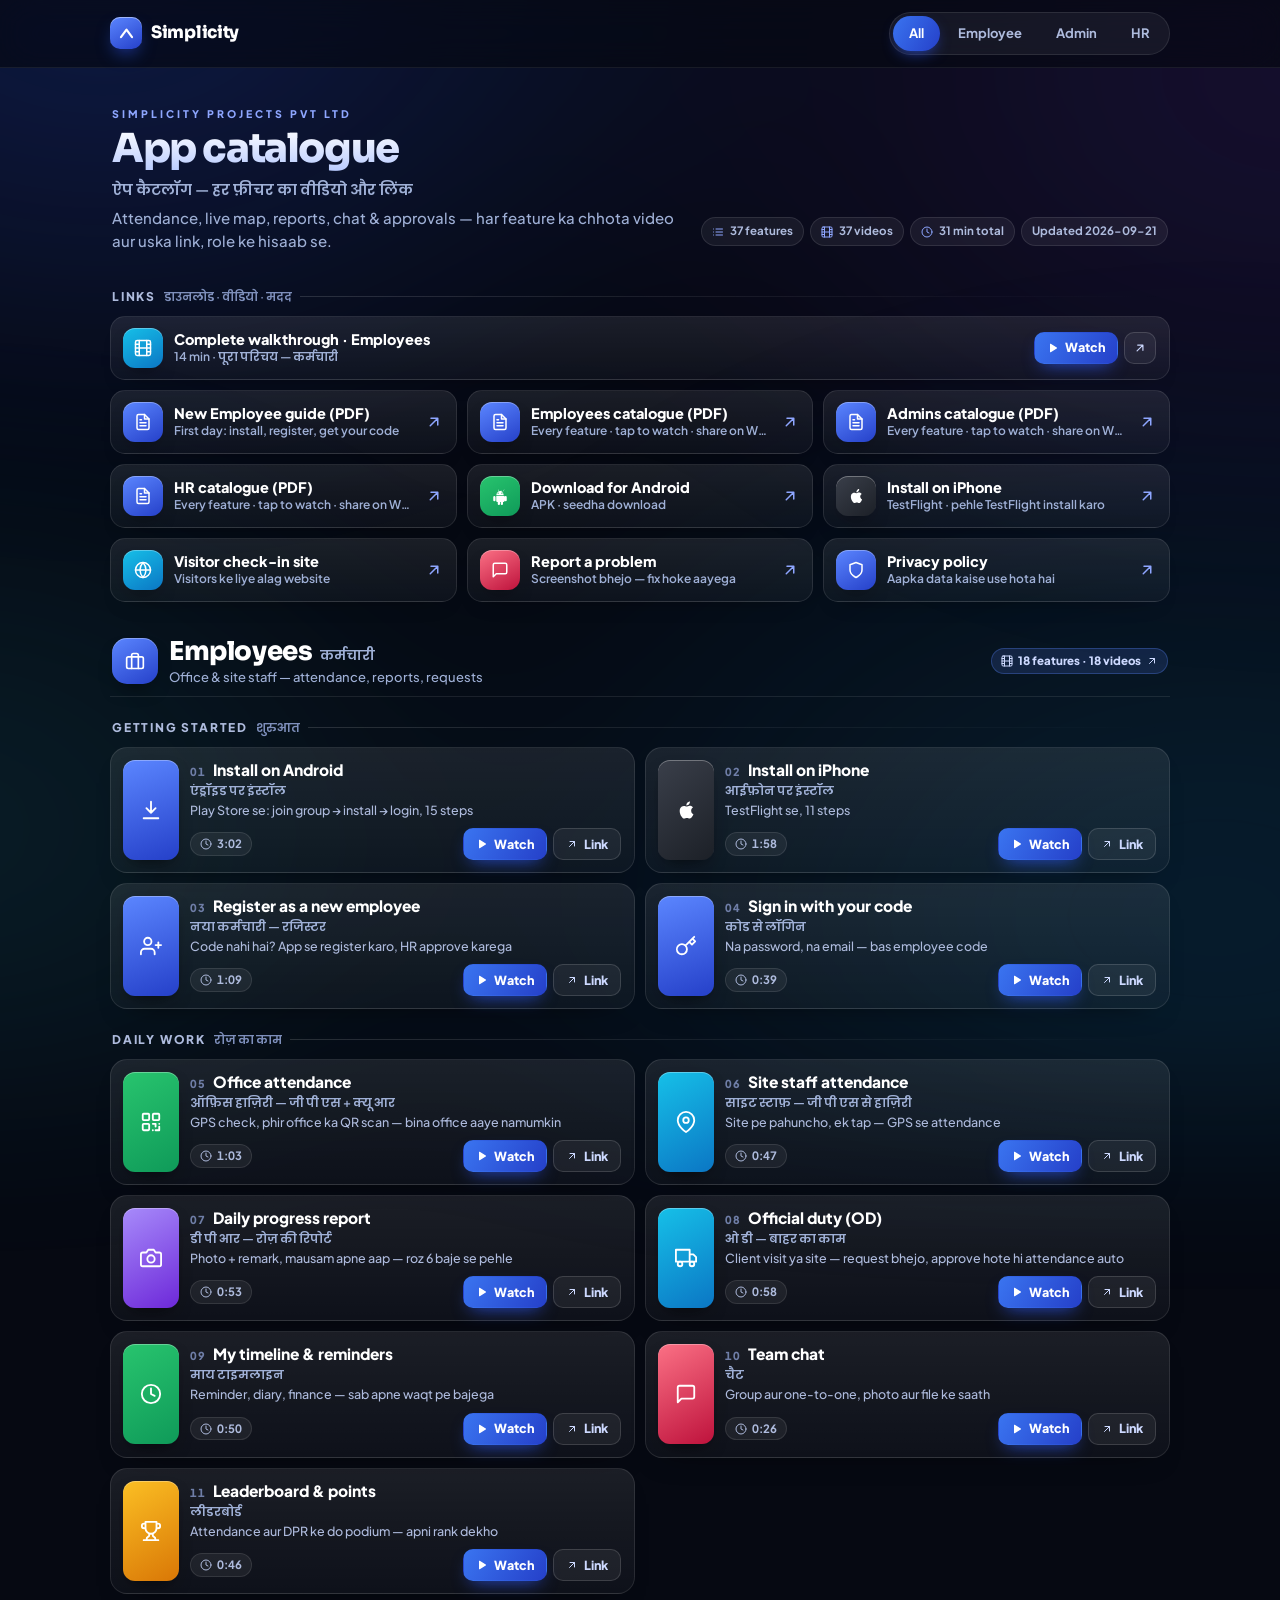
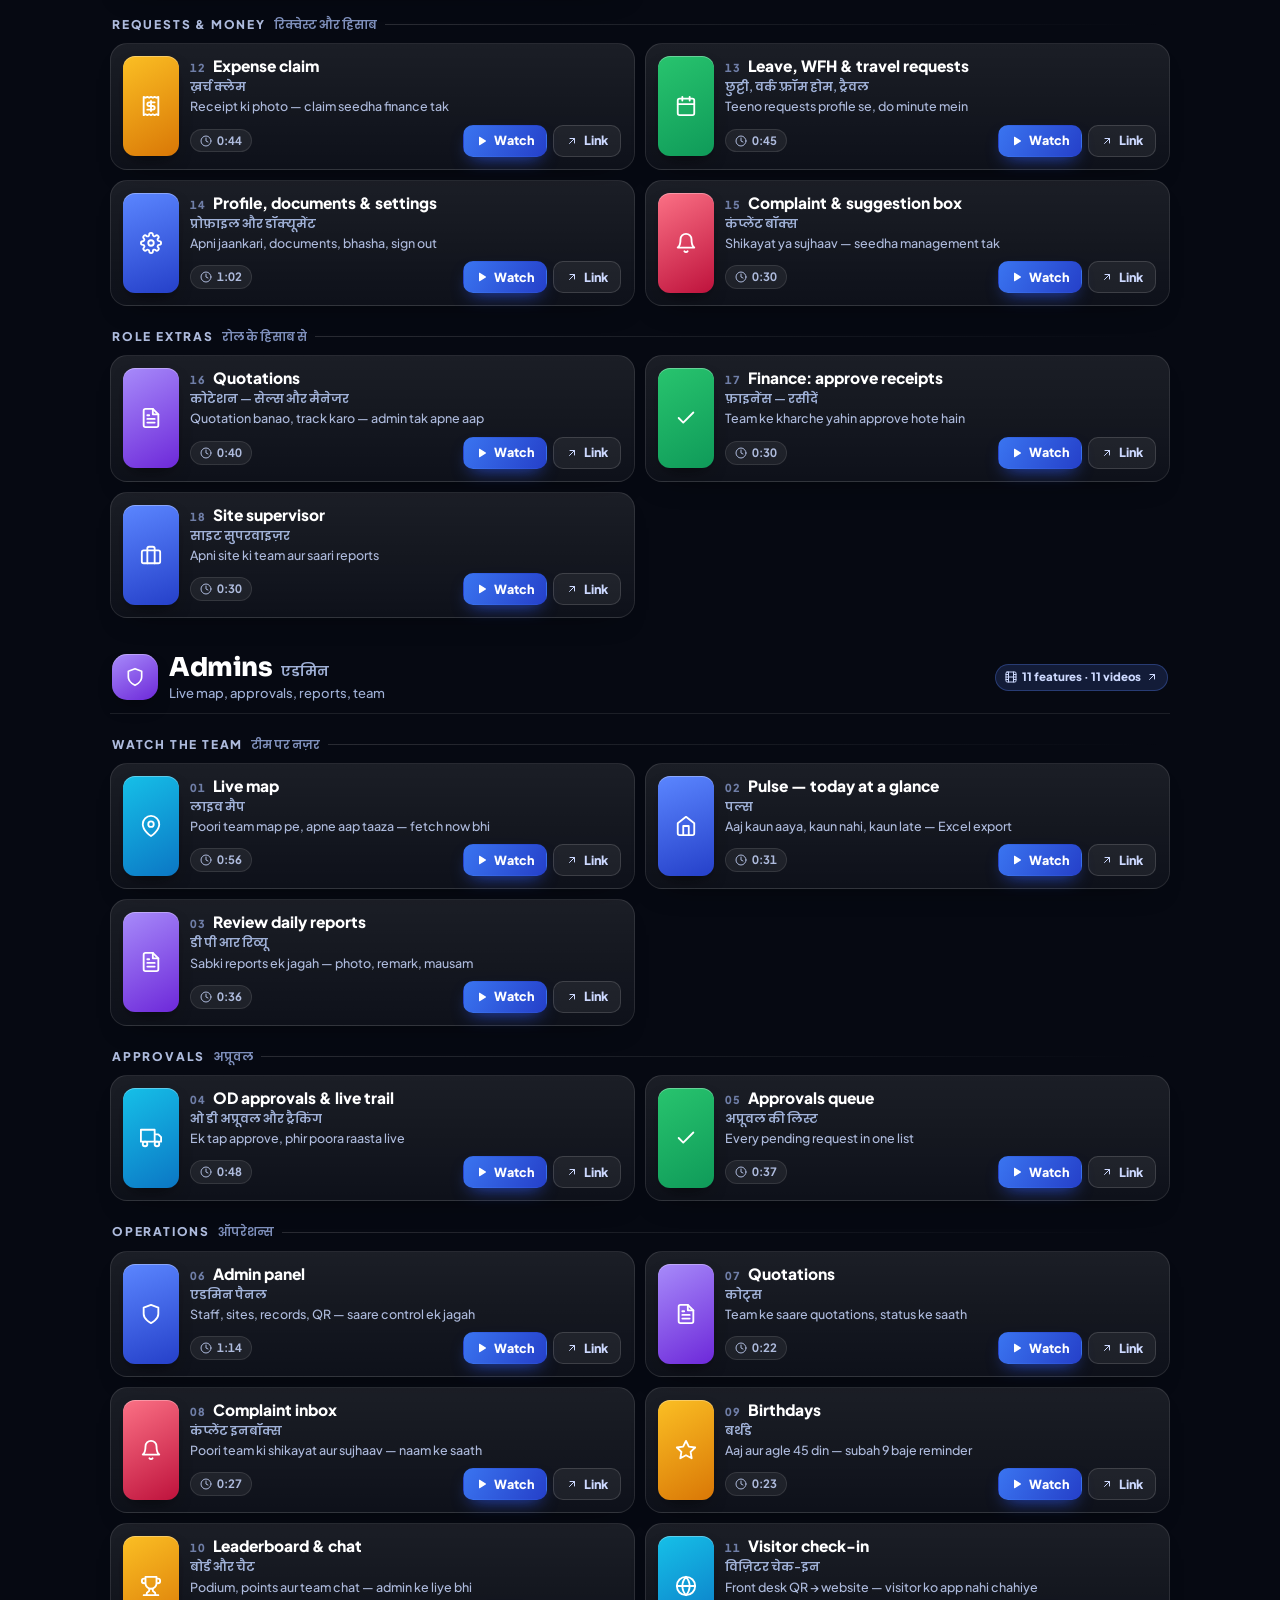
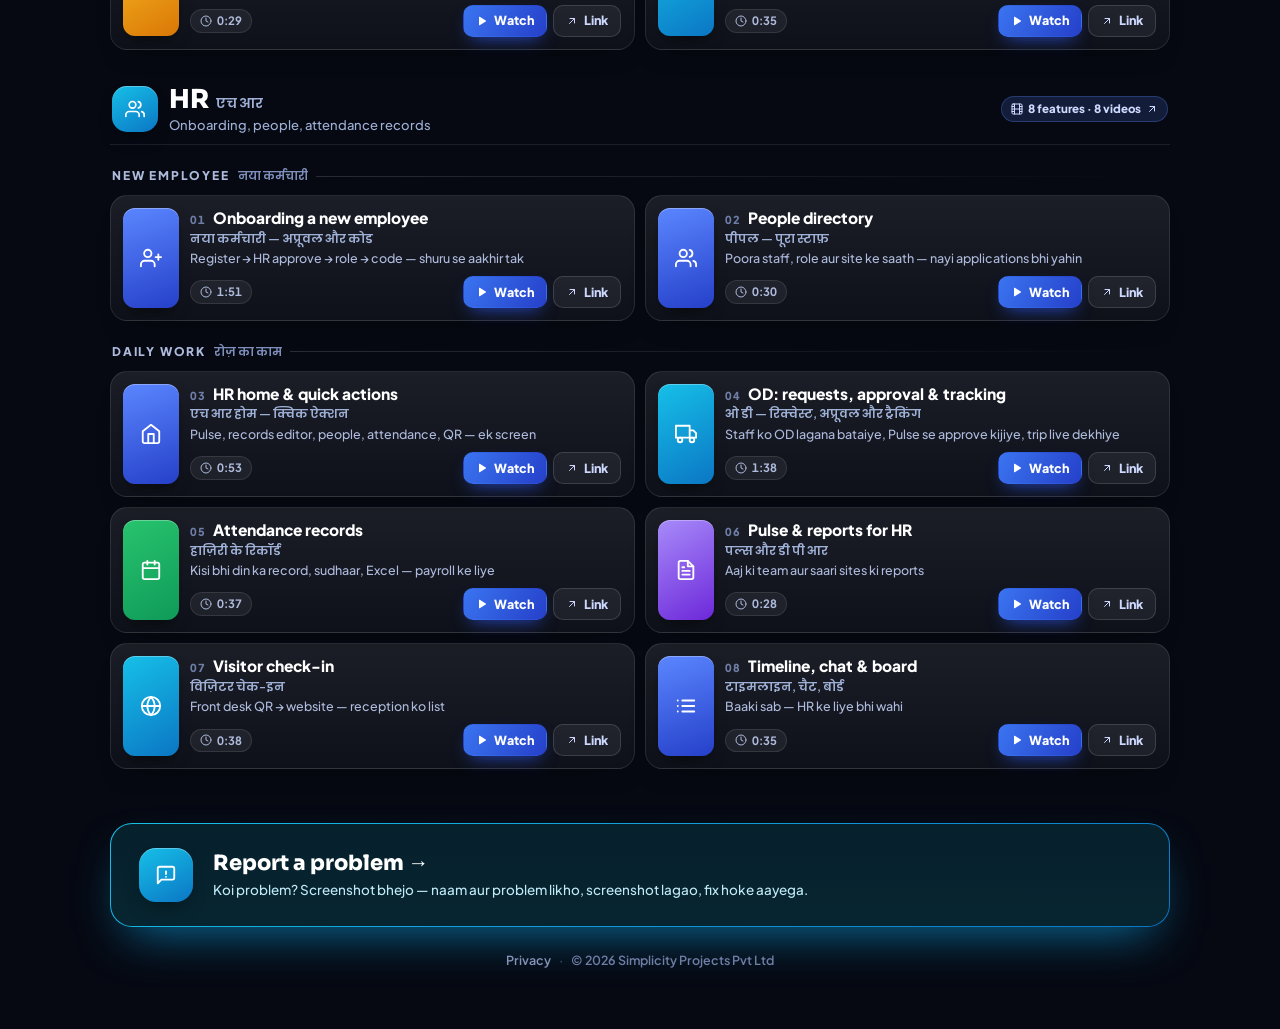
<file: index.html>
<!doctype html>
<html lang="en">
<head>
<meta charset="utf-8">
<meta name="viewport" content="width=device-width,initial-scale=1,viewport-fit=cover">
<meta name="theme-color" content="#060912">
<title>Simplicity — app catalogue</title>
<meta name="description" content="Simplicity app catalogue — every feature with a short how-to video and its link, by role (Employees, Admins, HR). Download for Android, install on iPhone, visitor site, report a problem.">
<meta property="og:type" content="website">
<meta property="og:site_name" content="Simplicity">
<meta property="og:title" content="Simplicity — app catalogue">
<meta property="og:description" content="Simplicity app catalogue — every feature with a short how-to video and its link, by role (Employees, Admins, HR). Download for Android, install on iPhone, visitor site, report a problem.">
<meta property="og:url" content="https://devmadan2004-lang.github.io/simplicity/">
<meta property="og:image" content="https://devmadan2004-lang.github.io/simplicity/assets/og.png">
<meta property="og:image:width" content="1200">
<meta property="og:image:height" content="630">
<meta name="twitter:card" content="summary_large_image">
<link rel="icon" href="data:image/svg+xml,%3Csvg xmlns='http://www.w3.org/2000/svg' viewBox='0 0 24 24'%3E%3Crect width='24' height='24' rx='7' fill='%233a5cf0'/%3E%3Cpath d='M5 16.5L12 7l7 9.5' stroke='%23fff' stroke-width='2.7' stroke-linecap='round' stroke-linejoin='round' fill='none'/%3E%3C/svg%3E">
<link rel="apple-touch-icon" href="./assets/apple-touch-icon.png">
<link rel="preconnect" href="https://fonts.googleapis.com">
<link rel="preconnect" href="https://fonts.gstatic.com" crossorigin>
<link href="https://fonts.googleapis.com/css2?family=Sora:wght@700;800&family=Plus+Jakarta+Sans:wght@500;600;700;800&family=Poppins:wght@600;700&display=swap" rel="stylesheet">
<link rel="stylesheet" href="./assets/site.css">
</head>
<body data-page="catalogue">
<header class="hdr"><div class="hdr-in">
  <a class="brand" href="./"><span class="mark"><svg viewBox="0 0 24 24" fill="none" aria-hidden="true"><path d="M5 16.5L12 7l7 9.5" stroke="#fff" stroke-width="2.7" stroke-linecap="round" stroke-linejoin="round"/></svg></span><span class="bname">Simplicity</span></a>
  <nav class="tabs" aria-label="Roles"><a class="tab on" href="./" aria-current="page">All</a><a class="tab" href="./employee/">Employee</a><a class="tab" href="./admin/">Admin</a><a class="tab" href="./hr/">HR</a></nav>
</div></header>
<main class="wrap">
  <section class="intro" id="intro">
    <div>
      <div class="eyebrow">Simplicity Projects Pvt Ltd</div>
      <h1>App catalogue</h1>
      <div class="hi">ऐप कैटलॉग — हर फ़ीचर का वीडियो और लिंक</div>
      <p class="sub">Attendance, live map, reports, chat &amp; approvals — har feature ka chhota video aur uska link, role ke hisaab se.</p>
    </div>
    <div class="rstats"></div>
  </section>
  <section class="links" id="links"></section>
  <div id="sections"></div>
</main>
<footer class="foot"><div class="foot-in">
  <a class="helpcard" href="https://devmadan2004-lang.github.io/simplicity/help/">
    <div class="helpcard-in">
      <div class="tile"><svg viewBox="0 0 24 24" fill="none" stroke="currentColor" stroke-width="2" stroke-linecap="round" stroke-linejoin="round" aria-hidden="true"><path d="M21 15a2 2 0 0 1-2 2H7l-4 4V5a2 2 0 0 1 2-2h14a2 2 0 0 1 2 2z"/><path d="M12 8v3M12 14h.01"/></svg></div>
      <div class="helpcard-t">
        <div class="helpcard-h">Report a problem &rarr;</div>
        <div class="helpcard-p">Koi problem? Screenshot bhejo — naam aur problem likho, screenshot lagao, fix hoke aayega.</div>
      </div>
    </div>
  </a>
  <div class="foot-links"><a href="https://devmadan2004-lang.github.io/simplicity-download/privacy.html" data-link="privacy">Privacy</a><span class="dot">&middot;</span>&copy; 2026 Simplicity Projects Pvt Ltd</div>
</div></footer>
<script src="./assets/site.js"></script>
</body>
</html>
</file>
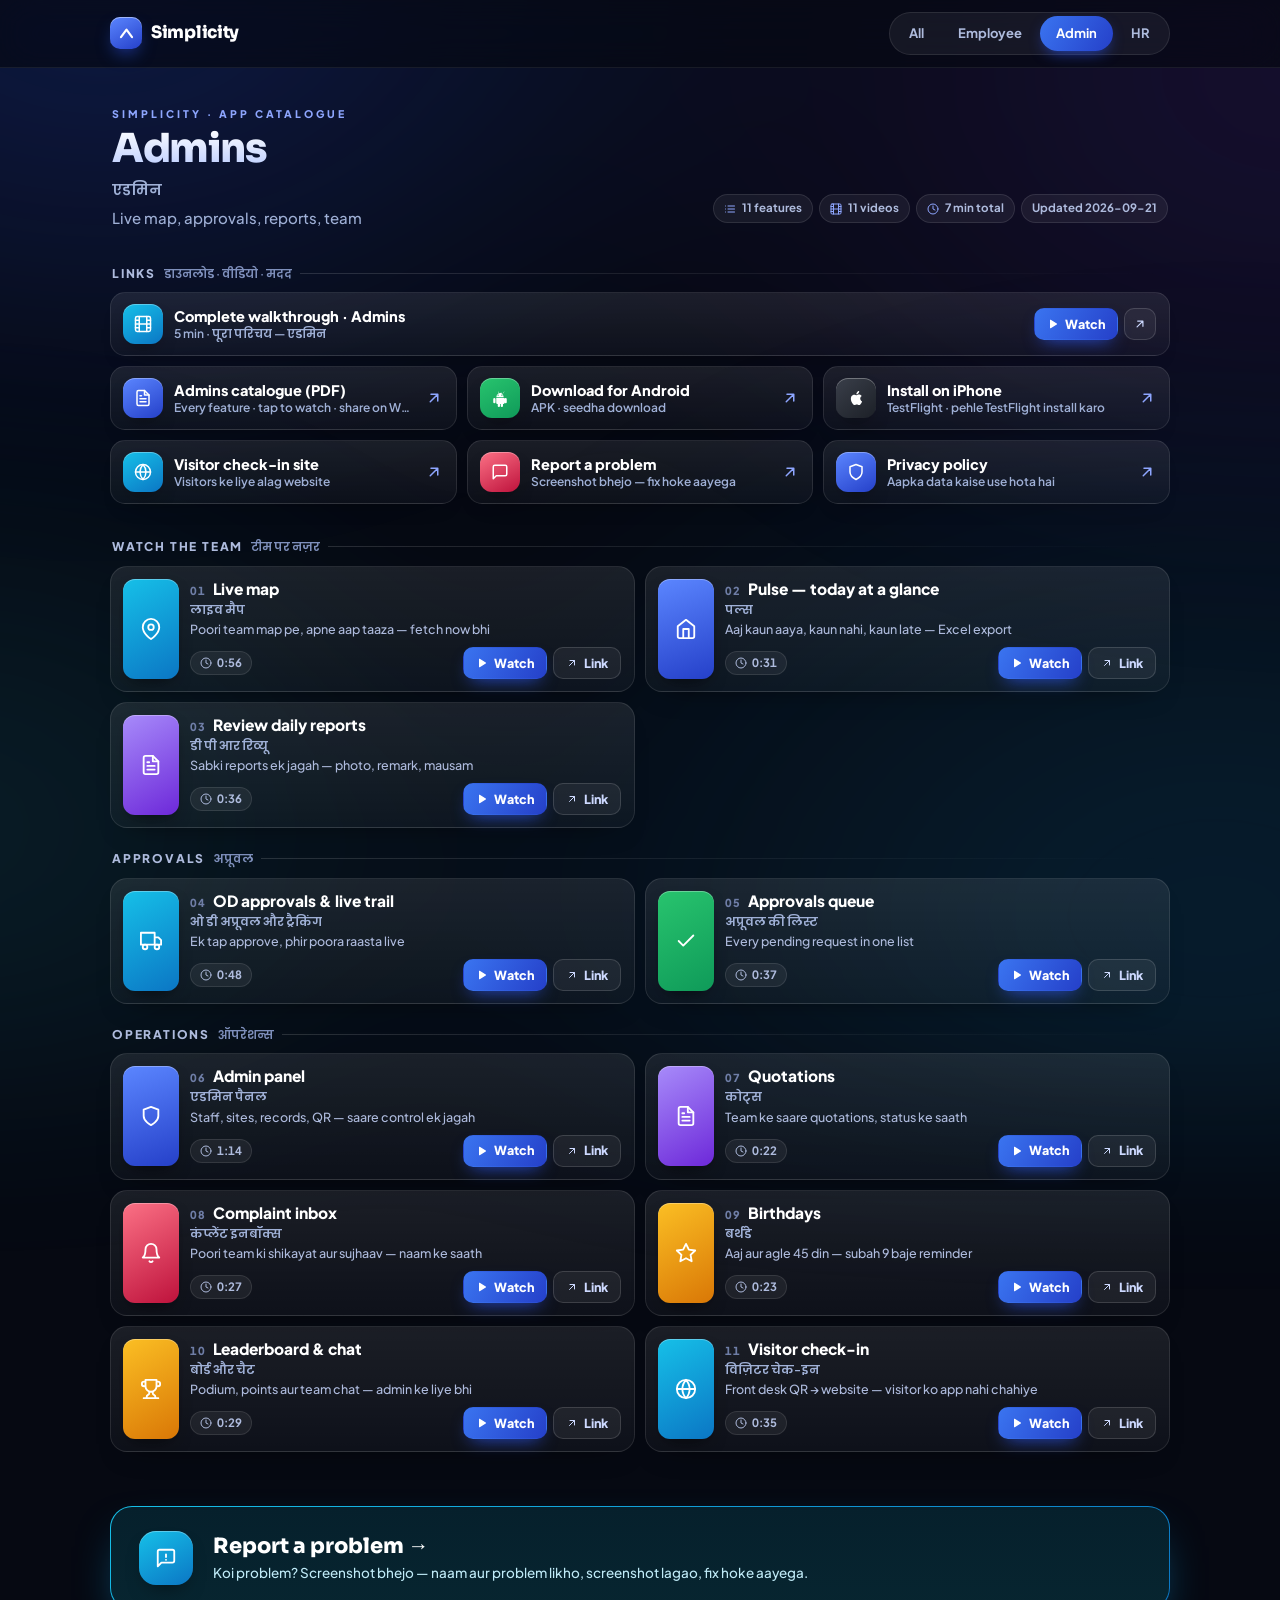
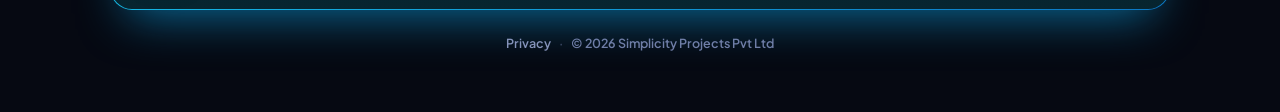
<file: admin/index.html>
<!doctype html>
<html lang="en">
<head>
<meta charset="utf-8">
<meta name="viewport" content="width=device-width,initial-scale=1,viewport-fit=cover">
<meta name="theme-color" content="#060912">
<title>Admins — Simplicity app catalogue</title>
<meta name="description" content="Admins (एडमिन): Live map, approvals, reports, team. Har feature ka chhota video aur link.">
<meta property="og:type" content="website">
<meta property="og:site_name" content="Simplicity">
<meta property="og:title" content="Admins — Simplicity app catalogue">
<meta property="og:description" content="Admins (एडमिन): Live map, approvals, reports, team. Har feature ka chhota video aur link.">
<meta property="og:url" content="https://devmadan2004-lang.github.io/simplicity/admin/">
<meta property="og:image" content="https://devmadan2004-lang.github.io/simplicity/assets/og.png">
<meta property="og:image:width" content="1200">
<meta property="og:image:height" content="630">
<meta name="twitter:card" content="summary_large_image">
<link rel="icon" href="data:image/svg+xml,%3Csvg xmlns='http://www.w3.org/2000/svg' viewBox='0 0 24 24'%3E%3Crect width='24' height='24' rx='7' fill='%233a5cf0'/%3E%3Cpath d='M5 16.5L12 7l7 9.5' stroke='%23fff' stroke-width='2.7' stroke-linecap='round' stroke-linejoin='round' fill='none'/%3E%3C/svg%3E">
<link rel="apple-touch-icon" href="../assets/apple-touch-icon.png">
<link rel="preconnect" href="https://fonts.googleapis.com">
<link rel="preconnect" href="https://fonts.gstatic.com" crossorigin>
<link href="https://fonts.googleapis.com/css2?family=Sora:wght@700;800&family=Plus+Jakarta+Sans:wght@500;600;700;800&family=Poppins:wght@600;700&display=swap" rel="stylesheet">
<link rel="stylesheet" href="../assets/site.css">
</head>
<body data-page="catalogue" data-role="admin">
<header class="hdr"><div class="hdr-in">
  <a class="brand" href="../"><span class="mark"><svg viewBox="0 0 24 24" fill="none" aria-hidden="true"><path d="M5 16.5L12 7l7 9.5" stroke="#fff" stroke-width="2.7" stroke-linecap="round" stroke-linejoin="round"/></svg></span><span class="bname">Simplicity</span></a>
  <nav class="tabs" aria-label="Roles"><a class="tab" href="../">All</a><a class="tab" href="../employee/">Employee</a><a class="tab on" href="../admin/" aria-current="page">Admin</a><a class="tab" href="../hr/">HR</a></nav>
</div></header>
<main class="wrap">
  <section class="intro" id="intro">
    <div>
      <div class="eyebrow">Simplicity &middot; App catalogue</div>
      <h1>Admins</h1>
      <div class="hi">एडमिन</div>
      <p class="sub">Live map, approvals, reports, team</p>
    </div>
    <div class="rstats"></div>
  </section>
  <section class="links" id="links"></section>
  <div id="sections"></div>
</main>
<footer class="foot"><div class="foot-in">
  <a class="helpcard" href="https://devmadan2004-lang.github.io/simplicity/help/">
    <div class="helpcard-in">
      <div class="tile"><svg viewBox="0 0 24 24" fill="none" stroke="currentColor" stroke-width="2" stroke-linecap="round" stroke-linejoin="round" aria-hidden="true"><path d="M21 15a2 2 0 0 1-2 2H7l-4 4V5a2 2 0 0 1 2-2h14a2 2 0 0 1 2 2z"/><path d="M12 8v3M12 14h.01"/></svg></div>
      <div class="helpcard-t">
        <div class="helpcard-h">Report a problem &rarr;</div>
        <div class="helpcard-p">Koi problem? Screenshot bhejo — naam aur problem likho, screenshot lagao, fix hoke aayega.</div>
      </div>
    </div>
  </a>
  <div class="foot-links"><a href="https://devmadan2004-lang.github.io/simplicity-download/privacy.html" data-link="privacy">Privacy</a><span class="dot">&middot;</span>&copy; 2026 Simplicity Projects Pvt Ltd</div>
</div></footer>
<script src="../assets/site.js"></script>
</body>
</html>
</file>
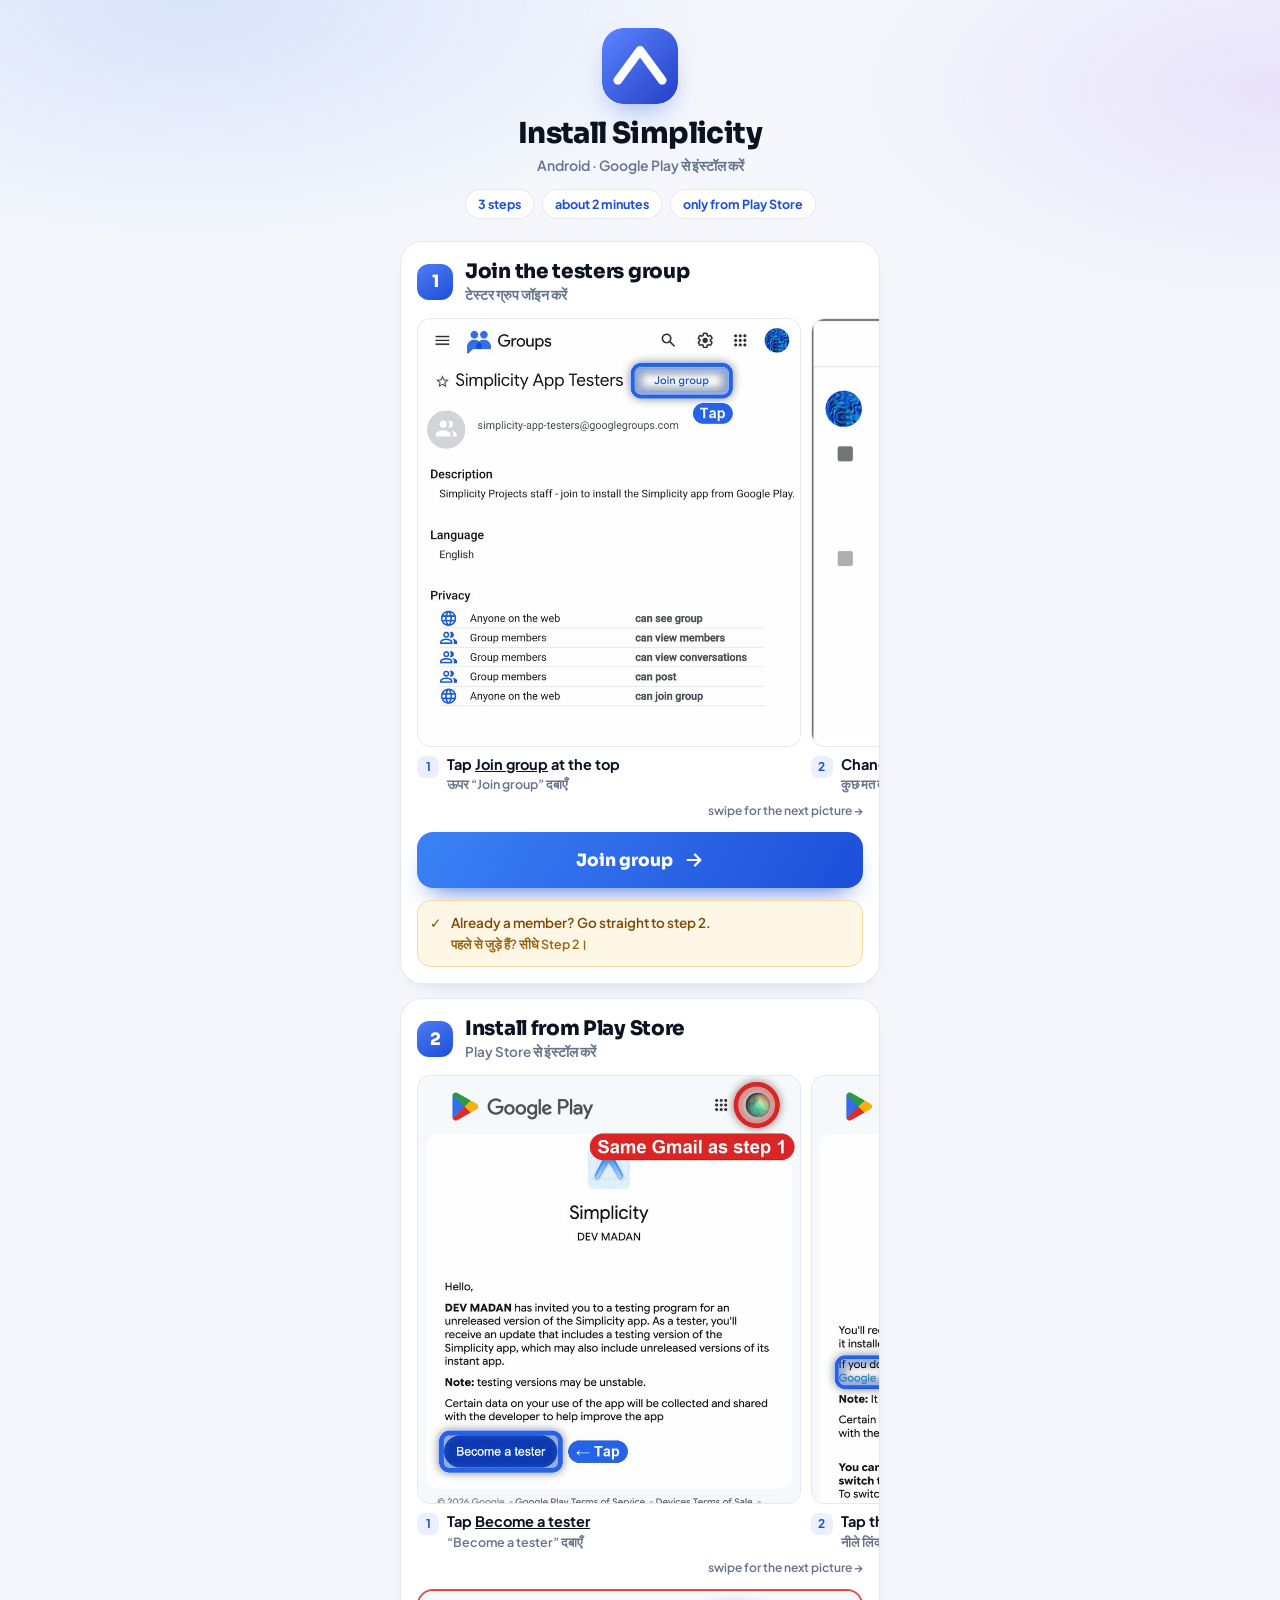
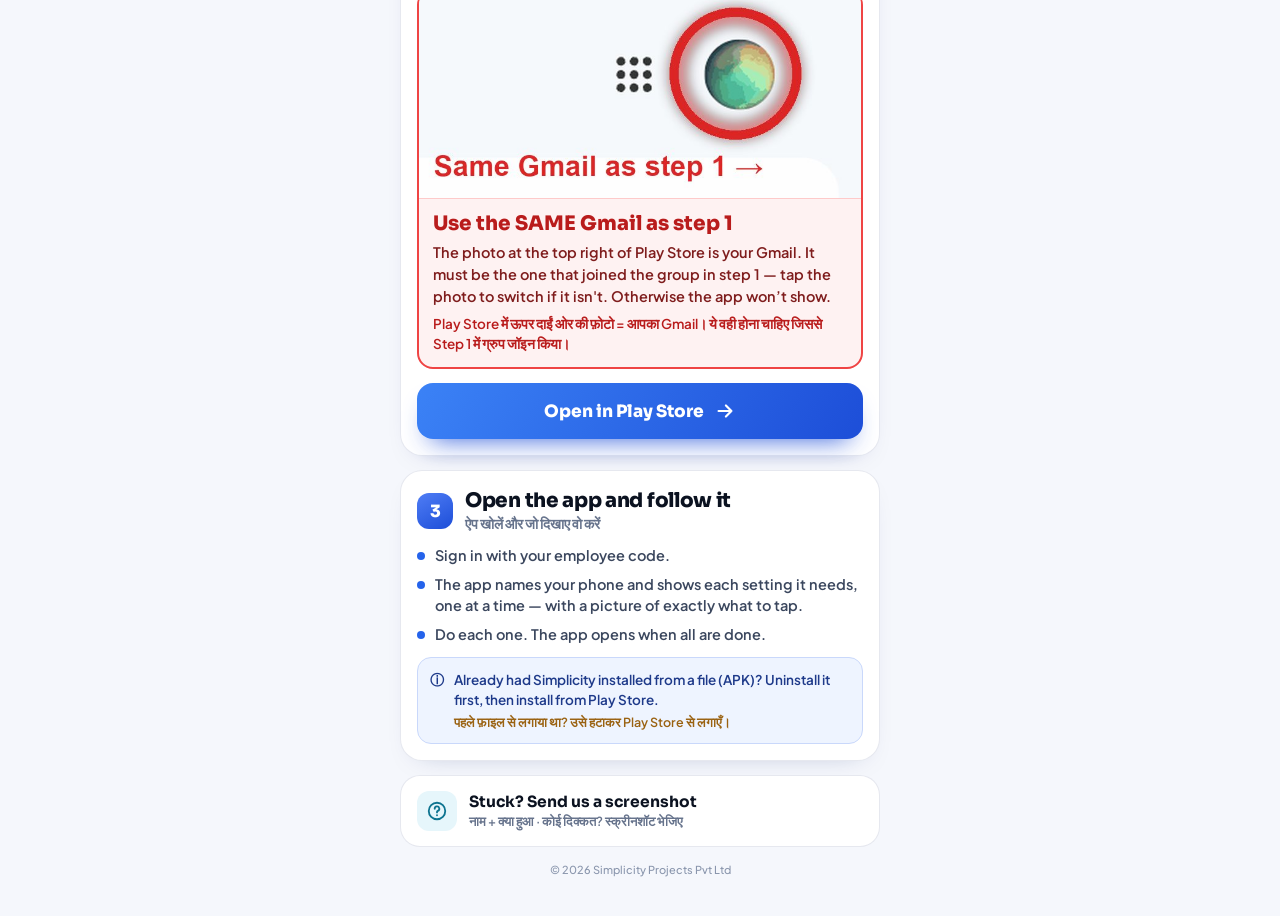
<file: android/index.html>
<!doctype html><html lang="en"><head><meta charset="utf-8"><meta name="viewport" content="width=device-width,initial-scale=1,viewport-fit=cover"><title>Install Simplicity on Android</title>
<meta name="theme-color" content="#F5F7FC"><link rel="icon" href="../assets/icon-512.png">
<link rel="preconnect" href="https://fonts.gstatic.com" crossorigin><link href="https://fonts.googleapis.com/css2?family=Sora:wght@700;800&family=Plus+Jakarta+Sans:wght@500;600;700;800&display=swap" rel="stylesheet">
<style>
*{box-sizing:border-box;margin:0;padding:0;-webkit-tap-highlight-color:transparent}
:root{--ink:#0B1220;--ink2:#3B475E;--ink3:#66738C;--line:rgba(15,35,99,.10);--blue:#2563EB;--blue2:#1D4ED8;--bg:#F5F7FC}
body{font-family:'Plus Jakarta Sans',-apple-system,system-ui,sans-serif;color:var(--ink);background:var(--bg);min-height:100vh;display:flex;justify-content:center;padding:28px 16px 40px}
body::before{content:"";position:fixed;inset:0;z-index:0;pointer-events:none;background:radial-gradient(60% 40% at 15% 0%,rgba(37,99,235,.13),transparent 70%),radial-gradient(50% 35% at 100% 10%,rgba(124,58,237,.10),transparent 70%)}
.wrap{position:relative;z-index:1;width:100%;max-width:480px}
.head{text-align:center}
.icon{width:76px;height:76px;border-radius:20px;box-shadow:0 14px 30px -12px rgba(37,99,235,.55);display:block;margin:0 auto 14px}
h1{font-family:Sora,sans-serif;font-size:29px;line-height:1.1;font-weight:800;letter-spacing:-.6px}
.hi{font-size:14px;color:var(--ink3);margin-top:6px;font-weight:600}
.chips{display:flex;justify-content:center;gap:8px;margin:14px 0 22px;flex-wrap:wrap}
.chip{font-size:12.5px;font-weight:700;color:var(--blue2);background:#fff;border:1px solid var(--line);border-radius:999px;padding:6px 12px}
.step{background:#fff;border:1px solid var(--line);border-radius:22px;padding:18px 16px 16px;margin-bottom:14px;box-shadow:0 10px 28px -20px rgba(15,35,99,.35)}
.top{display:flex;align-items:center;gap:12px}
.num{flex:none;width:36px;height:36px;border-radius:12px;background:linear-gradient(150deg,#4F7DF5,#1D4ED8);color:#fff;font-family:Sora,sans-serif;font-weight:800;font-size:17px;display:flex;align-items:center;justify-content:center}
.step h2{font-family:Sora,sans-serif;font-weight:800;font-size:20px;letter-spacing:-.3px;line-height:1.2}
.step .h2hi{font-size:13.5px;color:var(--ink3);font-weight:600;margin-top:2px}
.shots{display:flex;gap:10px;overflow-x:auto;scroll-snap-type:x mandatory;margin:14px -16px 0;padding:0 16px 6px;scrollbar-width:none}
.shots::-webkit-scrollbar{display:none}
.shot{flex:0 0 86%;scroll-snap-align:center}
.shot.only{flex-basis:100%}
.frame{aspect-ratio:720/805;border-radius:14px;border:1px solid var(--line);background:#fff;overflow:hidden}
.frame img{width:100%;height:100%;display:block;object-fit:contain;object-position:top center}
.cap{display:flex;gap:8px;align-items:flex-start;margin-top:8px;font-size:14.5px;font-weight:700;line-height:1.35}
.cap b{flex:none;width:22px;height:22px;border-radius:7px;background:#EAF0FF;color:var(--blue2);font-size:12px;display:flex;align-items:center;justify-content:center;margin-top:1px}
.cap small{display:block;font-size:12.5px;color:var(--ink3);font-weight:600;margin-top:2px}
.swipe{font-size:12px;color:var(--ink3);font-weight:600;text-align:right;margin-top:4px}
.btn{display:flex;align-items:center;justify-content:center;gap:10px;margin-top:14px;height:56px;border-radius:16px;font-family:Sora,sans-serif;font-weight:800;font-size:17px;color:#fff;text-decoration:none;background:linear-gradient(120deg,#3B82F6,#1D4ED8);box-shadow:0 14px 26px -14px rgba(29,78,216,.9)}
.btn:active{transform:scale(.985)}
.btn svg{width:22px;height:22px}
.note{display:flex;gap:10px;margin-top:12px;padding:12px;border-radius:14px;background:#FFF7E6;border:1px solid #FAD9A1;font-size:13.5px;line-height:1.5;color:#7A4A06;font-weight:600}
.note b{color:#5C3604}
.note small{display:block;color:#9A6212;font-size:12.5px;margin-top:2px}
.warn{margin-top:14px;border-radius:16px;background:#FEF2F2;border:2px solid #EF4444;overflow:hidden}
.warn img{width:100%;display:block;border-bottom:1px solid #FECACA}
.warn .wt{font-family:Sora,sans-serif;font-weight:800;font-size:20px;line-height:1.25;color:#B91C1C;padding:12px 14px 0}
.warn p{font-size:14.5px;line-height:1.5;color:#7F1D1D;font-weight:600;padding:6px 14px 0}
.warn .whi{color:#B91C1C;font-size:13.5px;padding-bottom:13px}
.list{margin-top:12px;display:grid;gap:8px}
.li{display:flex;gap:10px;align-items:flex-start;font-size:14.5px;line-height:1.45;font-weight:600;color:var(--ink2)}
.li i{flex:none;width:8px;height:8px;border-radius:4px;background:var(--blue);margin-top:7px}
.help{display:flex;align-items:center;gap:12px;margin-top:6px;padding:15px 16px;border-radius:20px;background:#fff;border:1px solid var(--line);text-decoration:none;color:var(--ink)}
.help .ic{flex:none;width:40px;height:40px;border-radius:12px;background:#E6F6FB;display:flex;align-items:center;justify-content:center}
.help .t1{font-family:Sora,sans-serif;font-weight:700;font-size:15.5px}.help .t2{font-size:12.5px;color:var(--ink3);font-weight:600;margin-top:2px}
.apk{display:block;text-align:center;margin-top:18px;font-size:12.5px;color:var(--ink3);font-weight:600;text-decoration:underline;text-underline-offset:3px}
.foot{text-align:center;font-size:11px;color:#8A96AD;margin-top:16px;font-weight:500}
</style></head><body><div class="wrap">

<div class="head">
  <img class="icon" src="../assets/icon-512.png" alt="Simplicity app icon" width="76" height="76">
  <h1>Install Simplicity</h1>
  <div class="hi">Android · Google Play से इंस्टॉल करें</div>
  <div class="chips"><span class="chip">3 steps</span><span class="chip">about 2 minutes</span><span class="chip">only from Play Store</span></div>
</div>

<!-- STEP 1 -->
<div class="step">
  <div class="top"><div class="num">1</div><div><h2>Join the testers group</h2><div class="h2hi">टेस्टर ग्रुप जॉइन करें</div></div></div>
  <div class="shots">
    <div class="shot"><div class="frame"><img src="img/1a-join-group.jpg" alt="Google Groups page with the Join group button marked" loading="lazy"></div>
      <div class="cap"><b>1</b><span>Tap <u>Join group</u> at the top<small>ऊपर “Join group” दबाएँ</small></span></div></div>
    <div class="shot"><div class="frame"><img src="img/1b-join-again.jpg" alt="Join dialog with the Join group button marked" loading="lazy"></div>
      <div class="cap"><b>2</b><span>Change nothing — tap <u>Join group</u> again<small>कुछ मत बदलिए, फिर से “Join group”</small></span></div></div>
  </div>
  <div class="swipe">swipe for the next picture →</div>
  <a class="btn" id="joinBtn" href="https://groups.google.com/g/simplicity-app-testers/about">Join group
    <svg viewBox="0 0 24 24" fill="none"><path d="M5 12h14M13 6l6 6-6 6" stroke="#fff" stroke-width="2.4" stroke-linecap="round" stroke-linejoin="round"/></svg></a>
  <div class="note"><span>✓</span><span>Already a member? Go straight to step 2.<small>पहले से जुड़े हैं? सीधे Step 2।</small></span></div>
</div>

<!-- STEP 2 -->
<div class="step">
  <div class="top"><div class="num">2</div><div><h2>Install from Play Store</h2><div class="h2hi">Play Store से इंस्टॉल करें</div></div></div>
  <div class="shots">
    <div class="shot"><div class="frame"><img src="img/2a-become-tester.jpg" alt="Play testing page with Become a tester marked" loading="lazy"></div>
      <div class="cap"><b>1</b><span>Tap <u>Become a tester</u><small>“Become a tester” दबाएँ</small></span></div></div>
    <div class="shot"><div class="frame"><img src="img/2b-download-link.jpg" alt="You are a tester page with the download link marked" loading="lazy"></div>
      <div class="cap"><b>2</b><span>Tap the blue <u>download it on Google Play</u> link<small>नीले लिंक पर टैप करें</small></span></div></div>
    <div class="shot"><div class="frame"><img src="img/2c-install.jpg" alt="Play Store page with the Install button marked" loading="lazy"></div>
      <div class="cap"><b>3</b><span>Tap <u>Install</u>, then <u>Open</u><small>“Install” दबाएँ, फिर “Open”</small></span></div></div>
  </div>
  <div class="swipe">swipe for the next picture →</div>
  <div class="warn">
    <img src="img/2-gmail-zoom.jpg" alt="The account photo at the top of Play Store, circled in red">
    <div class="wt">Use the SAME Gmail as step 1</div>
    <p>The photo at the top right of Play Store is your Gmail. It must be the one that joined the group in step 1 — tap the photo to switch if it isn't. Otherwise the app won’t show.</p>
    <p class="whi">Play Store में ऊपर दाईं ओर की फ़ोटो = आपका Gmail। ये वही होना चाहिए जिससे Step 1 में ग्रुप जॉइन किया।</p>
  </div>
  <a class="btn" id="installBtn" href="https://play.google.com/apps/testing/com.devcallinggod.simplicity">Open in Play Store
    <svg viewBox="0 0 24 24" fill="none"><path d="M5 12h14M13 6l6 6-6 6" stroke="#fff" stroke-width="2.4" stroke-linecap="round" stroke-linejoin="round"/></svg></a>
</div>

<!-- STEP 3 -->
<div class="step">
  <div class="top"><div class="num">3</div><div><h2>Open the app and follow it</h2><div class="h2hi">ऐप खोलें और जो दिखाए वो करें</div></div></div>
  <div class="list">
    <div class="li"><i></i><span>Sign in with your employee code.</span></div>
    <div class="li"><i></i><span>The app names your phone and shows each setting it needs, one at a time — with a picture of exactly what to tap.</span></div>
    <div class="li"><i></i><span>Do each one. The app opens when all are done.</span></div>
  </div>
  <div class="note" style="background:#EEF4FF;border-color:#C9D8FB;color:#1E3A8A"><span>ⓘ</span><span>Already had Simplicity installed from a file (APK)? Uninstall it first, then install from Play Store.<small>पहले फ़ाइल से लगाया था? उसे हटाकर Play Store से लगाएँ।</small></span></div>
</div>

<a class="help" href="https://devmadan2004-lang.github.io/simplicity/help/">
  <span class="ic"><svg viewBox="0 0 24 24" width="22" height="22" fill="none"><path d="M12 21a9 9 0 1 0 0-18 9 9 0 0 0 0 18Z" stroke="#0E7490" stroke-width="2"/><path d="M9.5 9.5a2.5 2.5 0 1 1 3.4 2.3c-.6.3-.9.8-.9 1.4v.3M12 16.6h.01" stroke="#0E7490" stroke-width="2" stroke-linecap="round"/></svg></span>
  <span><div class="t1">Stuck? Send us a screenshot</div><div class="t2">नाम + क्या हुआ · कोई दिक्कत? स्क्रीनशॉट भेजिए</div></span></a>

<div class="foot">© 2026 Simplicity Projects Pvt Ltd</div>
</div></body></html>
</file>
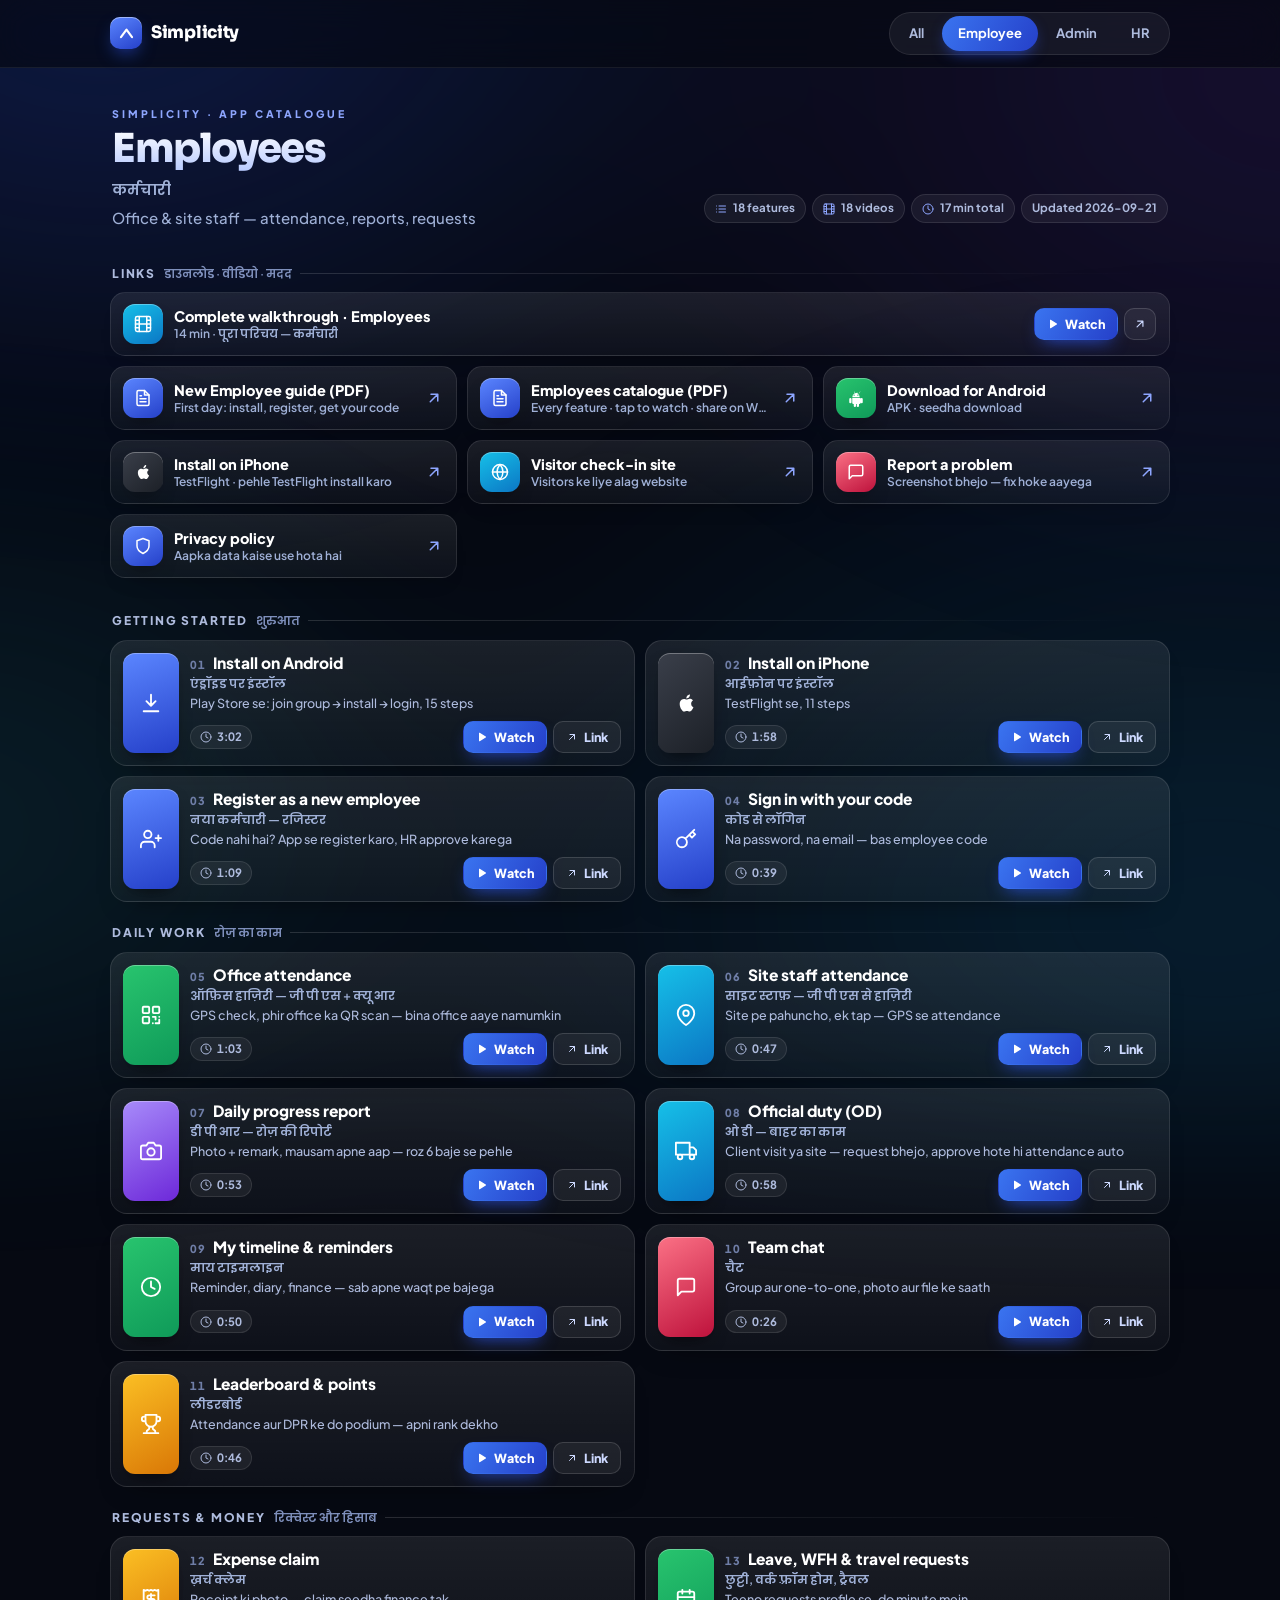
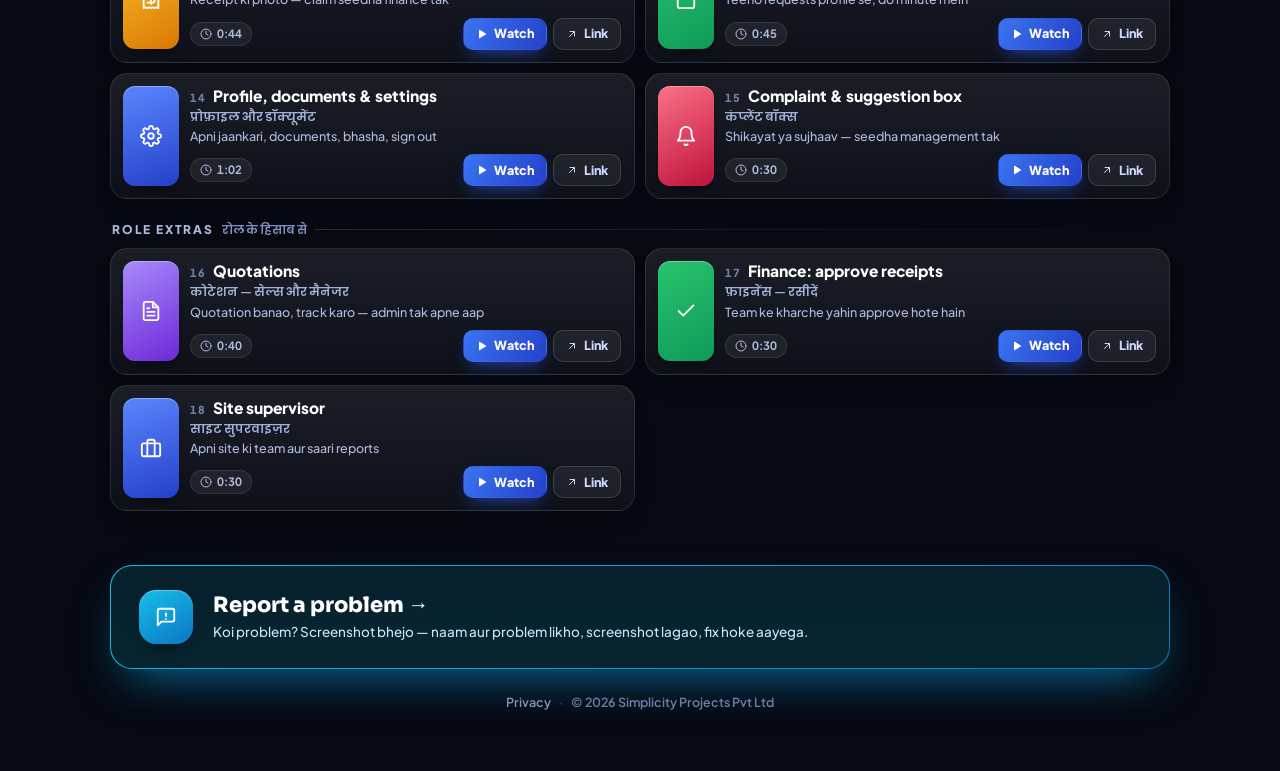
<file: employee/index.html>
<!doctype html>
<html lang="en">
<head>
<meta charset="utf-8">
<meta name="viewport" content="width=device-width,initial-scale=1,viewport-fit=cover">
<meta name="theme-color" content="#060912">
<title>Employees — Simplicity app catalogue</title>
<meta name="description" content="Employees (कर्मचारी): Office & site staff — attendance, reports, requests. Har feature ka chhota video aur link.">
<meta property="og:type" content="website">
<meta property="og:site_name" content="Simplicity">
<meta property="og:title" content="Employees — Simplicity app catalogue">
<meta property="og:description" content="Employees (कर्मचारी): Office & site staff — attendance, reports, requests. Har feature ka chhota video aur link.">
<meta property="og:url" content="https://devmadan2004-lang.github.io/simplicity/employee/">
<meta property="og:image" content="https://devmadan2004-lang.github.io/simplicity/assets/og.png">
<meta property="og:image:width" content="1200">
<meta property="og:image:height" content="630">
<meta name="twitter:card" content="summary_large_image">
<link rel="icon" href="data:image/svg+xml,%3Csvg xmlns='http://www.w3.org/2000/svg' viewBox='0 0 24 24'%3E%3Crect width='24' height='24' rx='7' fill='%233a5cf0'/%3E%3Cpath d='M5 16.5L12 7l7 9.5' stroke='%23fff' stroke-width='2.7' stroke-linecap='round' stroke-linejoin='round' fill='none'/%3E%3C/svg%3E">
<link rel="apple-touch-icon" href="../assets/apple-touch-icon.png">
<link rel="preconnect" href="https://fonts.googleapis.com">
<link rel="preconnect" href="https://fonts.gstatic.com" crossorigin>
<link href="https://fonts.googleapis.com/css2?family=Sora:wght@700;800&family=Plus+Jakarta+Sans:wght@500;600;700;800&family=Poppins:wght@600;700&display=swap" rel="stylesheet">
<link rel="stylesheet" href="../assets/site.css">
</head>
<body data-page="catalogue" data-role="employee">
<header class="hdr"><div class="hdr-in">
  <a class="brand" href="../"><span class="mark"><svg viewBox="0 0 24 24" fill="none" aria-hidden="true"><path d="M5 16.5L12 7l7 9.5" stroke="#fff" stroke-width="2.7" stroke-linecap="round" stroke-linejoin="round"/></svg></span><span class="bname">Simplicity</span></a>
  <nav class="tabs" aria-label="Roles"><a class="tab" href="../">All</a><a class="tab on" href="../employee/" aria-current="page">Employee</a><a class="tab" href="../admin/">Admin</a><a class="tab" href="../hr/">HR</a></nav>
</div></header>
<main class="wrap">
  <section class="intro" id="intro">
    <div>
      <div class="eyebrow">Simplicity &middot; App catalogue</div>
      <h1>Employees</h1>
      <div class="hi">कर्मचारी</div>
      <p class="sub">Office &amp; site staff — attendance, reports, requests</p>
    </div>
    <div class="rstats"></div>
  </section>
  <section class="links" id="links"></section>
  <div id="sections"></div>
</main>
<footer class="foot"><div class="foot-in">
  <a class="helpcard" href="https://devmadan2004-lang.github.io/simplicity/help/">
    <div class="helpcard-in">
      <div class="tile"><svg viewBox="0 0 24 24" fill="none" stroke="currentColor" stroke-width="2" stroke-linecap="round" stroke-linejoin="round" aria-hidden="true"><path d="M21 15a2 2 0 0 1-2 2H7l-4 4V5a2 2 0 0 1 2-2h14a2 2 0 0 1 2 2z"/><path d="M12 8v3M12 14h.01"/></svg></div>
      <div class="helpcard-t">
        <div class="helpcard-h">Report a problem &rarr;</div>
        <div class="helpcard-p">Koi problem? Screenshot bhejo — naam aur problem likho, screenshot lagao, fix hoke aayega.</div>
      </div>
    </div>
  </a>
  <div class="foot-links"><a href="https://devmadan2004-lang.github.io/simplicity-download/privacy.html" data-link="privacy">Privacy</a><span class="dot">&middot;</span>&copy; 2026 Simplicity Projects Pvt Ltd</div>
</div></footer>
<script src="../assets/site.js"></script>
</body>
</html>
</file>
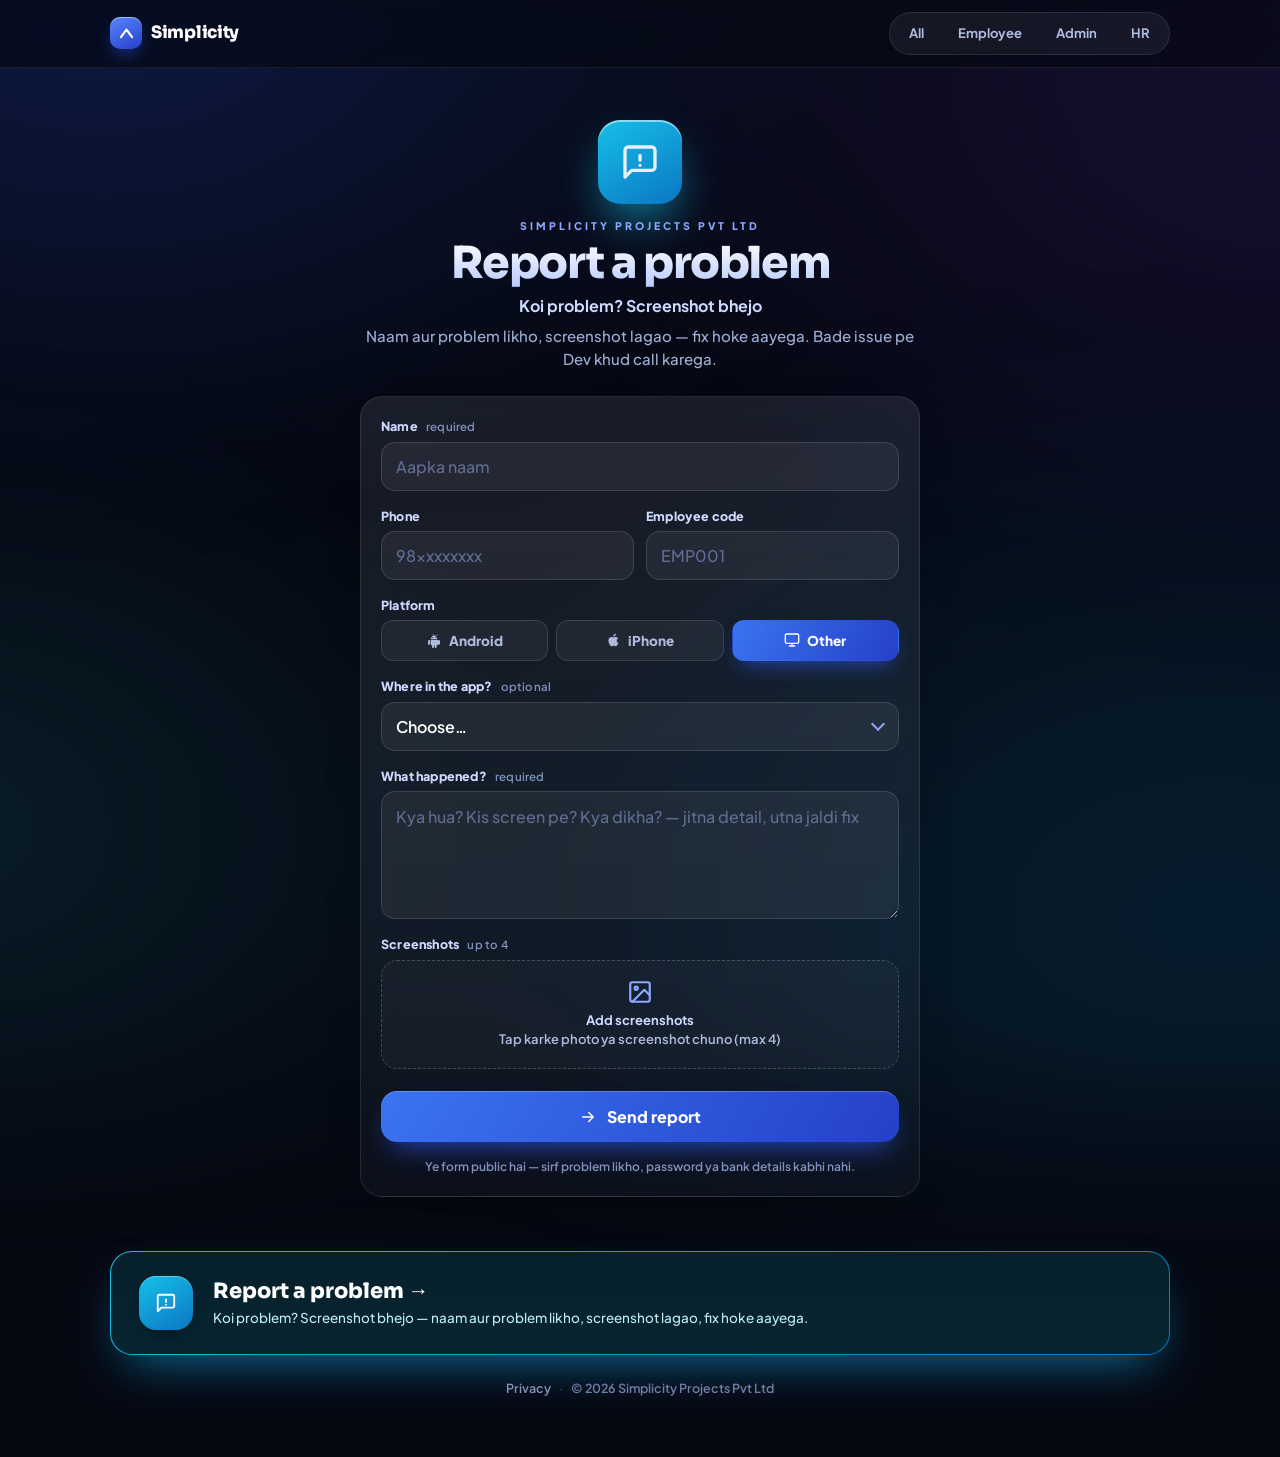
<file: help/index.html>
<!doctype html>
<html lang="en">
<head>
<meta charset="utf-8">
<meta name="viewport" content="width=device-width,initial-scale=1,viewport-fit=cover">
<meta name="theme-color" content="#060912">
<title>Report a problem — Simplicity</title>
<meta name="description" content="Simplicity app mein koi problem? Naam aur problem likho, screenshot lagao — fix hoke aayega.">
<meta property="og:type" content="website">
<meta property="og:site_name" content="Simplicity">
<meta property="og:title" content="Report a problem — Simplicity">
<meta property="og:description" content="Simplicity app mein koi problem? Naam aur problem likho, screenshot lagao — fix hoke aayega.">
<meta property="og:url" content="https://devmadan2004-lang.github.io/simplicity/help/">
<meta property="og:image" content="https://devmadan2004-lang.github.io/simplicity/assets/og.png">
<meta property="og:image:width" content="1200">
<meta property="og:image:height" content="630">
<meta name="twitter:card" content="summary_large_image">
<link rel="icon" href="data:image/svg+xml,%3Csvg xmlns='http://www.w3.org/2000/svg' viewBox='0 0 24 24'%3E%3Crect width='24' height='24' rx='7' fill='%233a5cf0'/%3E%3Cpath d='M5 16.5L12 7l7 9.5' stroke='%23fff' stroke-width='2.7' stroke-linecap='round' stroke-linejoin='round' fill='none'/%3E%3C/svg%3E">
<link rel="apple-touch-icon" href="../assets/apple-touch-icon.png">
<link rel="preconnect" href="https://fonts.googleapis.com">
<link rel="preconnect" href="https://fonts.gstatic.com" crossorigin>
<link href="https://fonts.googleapis.com/css2?family=Sora:wght@700;800&family=Plus+Jakarta+Sans:wght@500;600;700;800&family=Poppins:wght@600;700&display=swap" rel="stylesheet">
<link rel="stylesheet" href="../assets/site.css">
</head>
<body data-page="help">
<header class="hdr"><div class="hdr-in">
  <a class="brand" href="../"><span class="mark"><svg viewBox="0 0 24 24" fill="none" aria-hidden="true"><path d="M5 16.5L12 7l7 9.5" stroke="#fff" stroke-width="2.7" stroke-linecap="round" stroke-linejoin="round"/></svg></span><span class="bname">Simplicity</span></a>
  <nav class="tabs" aria-label="Roles"><a class="tab" href="../">All</a><a class="tab" href="../employee/">Employee</a><a class="tab" href="../admin/">Admin</a><a class="tab" href="../hr/">HR</a></nav>
</div></header>
<main class="wrap"><div class="narrow">
  <section class="help-hero" id="helpHero">
    <div class="appicon"><svg viewBox="0 0 24 24" fill="none" stroke="currentColor" stroke-width="2" stroke-linecap="round" stroke-linejoin="round" aria-hidden="true"><path d="M21 15a2 2 0 0 1-2 2H7l-4 4V5a2 2 0 0 1 2-2h14a2 2 0 0 1 2 2z"/><path d="M12 8v3M12 14h.01"/></svg></div>
    <div class="eyebrow">Simplicity Projects Pvt Ltd</div>
    <h1>Report a problem</h1>
    <div class="hi">Koi problem? Screenshot bhejo</div>
    <p class="sub">Naam aur problem likho, screenshot lagao — fix hoke aayega. Bade issue pe Dev khud call karega.</p>
  </section>

  <form class="card form" id="hf" novalidate style="padding:20px">
    <div class="field">
      <label class="label" for="fName">Name <small>required</small></label>
      <input class="input" id="fName" name="name" autocomplete="name" placeholder="Aapka naam" required>
    </div>
    <div class="two">
      <div class="field">
        <label class="label" for="fPhone">Phone <small>optional</small></label>
        <input class="input" id="fPhone" name="phone" type="tel" inputmode="tel" autocomplete="tel" placeholder="98xxxxxxxx">
      </div>
      <div class="field">
        <label class="label" for="fCode">Employee code <small>optional</small></label>
        <input class="input" id="fCode" name="code" autocapitalize="characters" autocomplete="off" spellcheck="false" placeholder="EMP001" style="text-transform:uppercase">
      </div>
    </div>
    <div class="field">
      <div class="label">Platform</div>
      <div class="chips" role="group" aria-label="Platform">
        <button type="button" class="chipbtn" data-v="Android"><svg viewBox="0 0 24 24" fill="currentColor" aria-hidden="true"><path d="M16.6 5.8l1.1-2a.3.3 0 1 0-.5-.3l-1.1 2a6.9 6.9 0 0 0-5.2 0l-1.1-2a.3.3 0 0 0-.5.3l1.1 2A6.3 6.3 0 0 0 7 11h10a6.3 6.3 0 0 0-3.4-5.2M9.5 9a.8.8 0 1 1 .8-.8.8.8 0 0 1-.8.8m5 0a.8.8 0 1 1 .8-.8.8.8 0 0 1-.8.8M7 12v6.5A1.5 1.5 0 0 0 8.5 20H9v2.5a1.5 1.5 0 0 0 3 0V20h1v2.5a1.5 1.5 0 0 0 3 0V20h.5a1.5 1.5 0 0 0 1.5-1.5V12H7M4.5 12A1.5 1.5 0 0 0 3 13.5v4a1.5 1.5 0 0 0 3 0v-4A1.5 1.5 0 0 0 4.5 12m15 0A1.5 1.5 0 0 0 18 13.5v4a1.5 1.5 0 0 0 3 0v-4A1.5 1.5 0 0 0 19.5 12"/></svg>Android</button>
        <button type="button" class="chipbtn" data-v="iPhone"><svg viewBox="0 0 24 24" fill="currentColor" aria-hidden="true"><path d="M17.6 12.7c0-2.3 1.9-3.4 2-3.5-1.1-1.6-2.8-1.8-3.4-1.8-1.4-.1-2.8.9-3.5.9s-1.8-.8-3-.8c-1.5 0-3 .9-3.8 2.3-1.6 2.8-.4 7 1.2 9.3.8 1.1 1.7 2.4 2.9 2.3 1.2 0 1.6-.7 3-.7s1.8.7 3 .7 2-1.1 2.8-2.2c.9-1.3 1.2-2.5 1.3-2.6-.1 0-2.5-1-2.5-3.8M15.3 5.8c.6-.8 1.1-1.9.9-3-1 0-2.1.7-2.8 1.4-.6.7-1.1 1.8-1 2.9 1.1.1 2.2-.6 2.9-1.3"/></svg>iPhone</button>
        <button type="button" class="chipbtn" data-v="Other"><svg viewBox="0 0 24 24" fill="none" stroke="currentColor" stroke-width="2" stroke-linecap="round" stroke-linejoin="round" aria-hidden="true"><rect x="2" y="3" width="20" height="14" rx="2"/><path d="M8 21h8M12 17v4"/></svg>Other</button>
      </div>
    </div>
    <div class="field">
      <label class="label" for="fArea">Where in the app? <small>optional</small></label>
      <div class="select-wrap"><select class="select" id="fArea" name="app_area">
        <option value="">Choose&hellip;</option>
        <option>Login</option><option>Attendance</option><option>Live map</option><option>DPR</option><option>Chat</option><option>OD</option><option>Expense</option><option>Leave</option><option>Other</option>
      </select></div>
    </div>
    <div class="field">
      <label class="label" for="fDesc">What happened? <small>required</small></label>
      <textarea class="textarea" id="fDesc" name="description" required placeholder="Kya hua? Kis screen pe? Kya dikha? — jitna detail, utna jaldi fix"></textarea>
    </div>
    <div class="field">
      <div class="label">Screenshots <small>up to 4</small></div>
      <div class="thumbs" id="thumbs"></div>
      <div class="drop" id="drop" tabindex="0" role="button" aria-label="Add screenshots">
        <svg viewBox="0 0 24 24" fill="none" stroke="currentColor" stroke-width="2" stroke-linecap="round" stroke-linejoin="round" aria-hidden="true"><rect x="3" y="3" width="18" height="18" rx="2"/><circle cx="8.5" cy="8.5" r="1.5"/><path d="M21 15l-5-5L5 21"/></svg><b>Add screenshots</b><br>Tap karke photo ya screenshot chuno (max 4)
        <input type="file" id="fFiles" accept="image/*" multiple>
      </div>
      <div class="note" id="fileNote"></div>
    </div>
    <div class="err" id="formErr" style="display:none" role="alert"></div>
    <button class="btn btn-primary submit" type="submit" id="fSubmit">Send report</button>
    <div class="note" style="text-align:center">Ye form public hai — sirf problem likho, password ya bank details kabhi nahi.</div>
  </form>
</div></main>
<footer class="foot"><div class="foot-in">
  <a class="helpcard" href="https://devmadan2004-lang.github.io/simplicity/help/">
    <div class="helpcard-in">
      <div class="tile"><svg viewBox="0 0 24 24" fill="none" stroke="currentColor" stroke-width="2" stroke-linecap="round" stroke-linejoin="round" aria-hidden="true"><path d="M21 15a2 2 0 0 1-2 2H7l-4 4V5a2 2 0 0 1 2-2h14a2 2 0 0 1 2 2z"/><path d="M12 8v3M12 14h.01"/></svg></div>
      <div class="helpcard-t">
        <div class="helpcard-h">Report a problem &rarr;</div>
        <div class="helpcard-p">Koi problem? Screenshot bhejo — naam aur problem likho, screenshot lagao, fix hoke aayega.</div>
      </div>
    </div>
  </a>
  <div class="foot-links"><a href="https://devmadan2004-lang.github.io/simplicity-download/privacy.html" data-link="privacy">Privacy</a><span class="dot">&middot;</span>&copy; 2026 Simplicity Projects Pvt Ltd</div>
</div></footer>
<script src="../assets/site.js"></script>
</body>
</html>
</file>
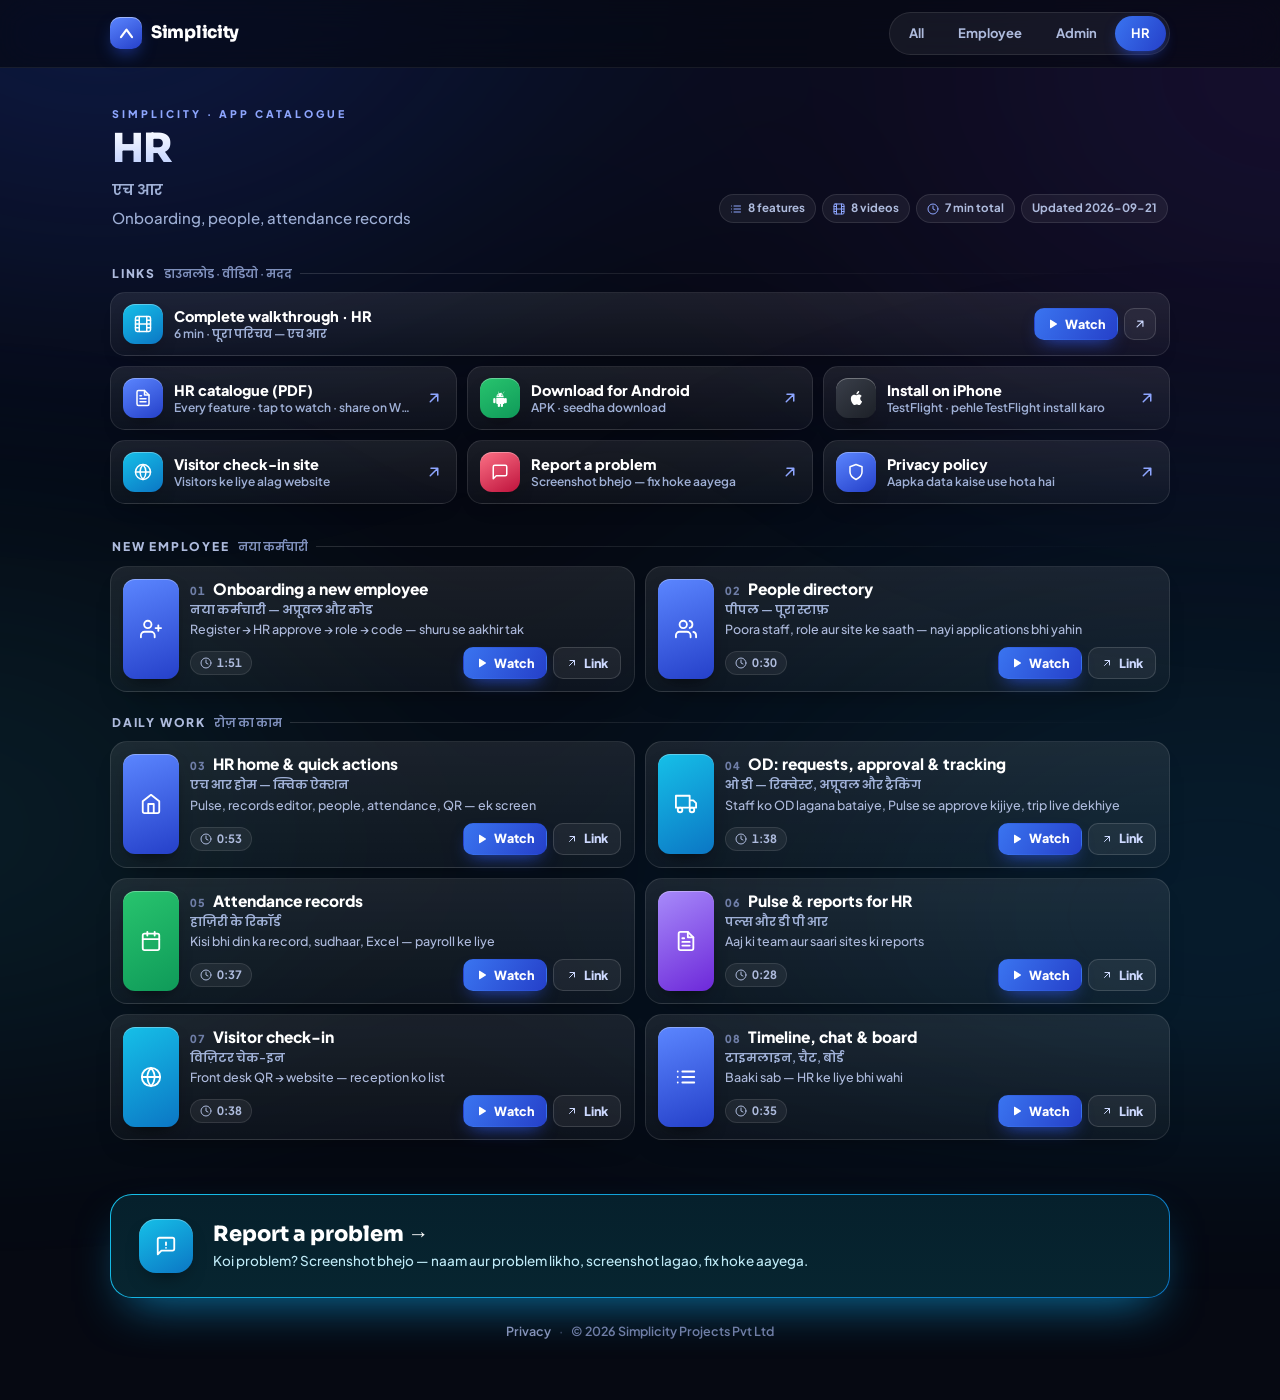
<file: hr/index.html>
<!doctype html>
<html lang="en">
<head>
<meta charset="utf-8">
<meta name="viewport" content="width=device-width,initial-scale=1,viewport-fit=cover">
<meta name="theme-color" content="#060912">
<title>HR — Simplicity app catalogue</title>
<meta name="description" content="HR (एच आर): Onboarding, people, attendance records. Har feature ka chhota video aur link.">
<meta property="og:type" content="website">
<meta property="og:site_name" content="Simplicity">
<meta property="og:title" content="HR — Simplicity app catalogue">
<meta property="og:description" content="HR (एच आर): Onboarding, people, attendance records. Har feature ka chhota video aur link.">
<meta property="og:url" content="https://devmadan2004-lang.github.io/simplicity/hr/">
<meta property="og:image" content="https://devmadan2004-lang.github.io/simplicity/assets/og.png">
<meta property="og:image:width" content="1200">
<meta property="og:image:height" content="630">
<meta name="twitter:card" content="summary_large_image">
<link rel="icon" href="data:image/svg+xml,%3Csvg xmlns='http://www.w3.org/2000/svg' viewBox='0 0 24 24'%3E%3Crect width='24' height='24' rx='7' fill='%233a5cf0'/%3E%3Cpath d='M5 16.5L12 7l7 9.5' stroke='%23fff' stroke-width='2.7' stroke-linecap='round' stroke-linejoin='round' fill='none'/%3E%3C/svg%3E">
<link rel="apple-touch-icon" href="../assets/apple-touch-icon.png">
<link rel="preconnect" href="https://fonts.googleapis.com">
<link rel="preconnect" href="https://fonts.gstatic.com" crossorigin>
<link href="https://fonts.googleapis.com/css2?family=Sora:wght@700;800&family=Plus+Jakarta+Sans:wght@500;600;700;800&family=Poppins:wght@600;700&display=swap" rel="stylesheet">
<link rel="stylesheet" href="../assets/site.css">
</head>
<body data-page="catalogue" data-role="hr">
<header class="hdr"><div class="hdr-in">
  <a class="brand" href="../"><span class="mark"><svg viewBox="0 0 24 24" fill="none" aria-hidden="true"><path d="M5 16.5L12 7l7 9.5" stroke="#fff" stroke-width="2.7" stroke-linecap="round" stroke-linejoin="round"/></svg></span><span class="bname">Simplicity</span></a>
  <nav class="tabs" aria-label="Roles"><a class="tab" href="../">All</a><a class="tab" href="../employee/">Employee</a><a class="tab" href="../admin/">Admin</a><a class="tab on" href="../hr/" aria-current="page">HR</a></nav>
</div></header>
<main class="wrap">
  <section class="intro" id="intro">
    <div>
      <div class="eyebrow">Simplicity &middot; App catalogue</div>
      <h1>HR</h1>
      <div class="hi">एच आर</div>
      <p class="sub">Onboarding, people, attendance records</p>
    </div>
    <div class="rstats"></div>
  </section>
  <section class="links" id="links"></section>
  <div id="sections"></div>
</main>
<footer class="foot"><div class="foot-in">
  <a class="helpcard" href="https://devmadan2004-lang.github.io/simplicity/help/">
    <div class="helpcard-in">
      <div class="tile"><svg viewBox="0 0 24 24" fill="none" stroke="currentColor" stroke-width="2" stroke-linecap="round" stroke-linejoin="round" aria-hidden="true"><path d="M21 15a2 2 0 0 1-2 2H7l-4 4V5a2 2 0 0 1 2-2h14a2 2 0 0 1 2 2z"/><path d="M12 8v3M12 14h.01"/></svg></div>
      <div class="helpcard-t">
        <div class="helpcard-h">Report a problem &rarr;</div>
        <div class="helpcard-p">Koi problem? Screenshot bhejo — naam aur problem likho, screenshot lagao, fix hoke aayega.</div>
      </div>
    </div>
  </a>
  <div class="foot-links"><a href="https://devmadan2004-lang.github.io/simplicity-download/privacy.html" data-link="privacy">Privacy</a><span class="dot">&middot;</span>&copy; 2026 Simplicity Projects Pvt Ltd</div>
</div></footer>
<script src="../assets/site.js"></script>
</body>
</html>
</file>
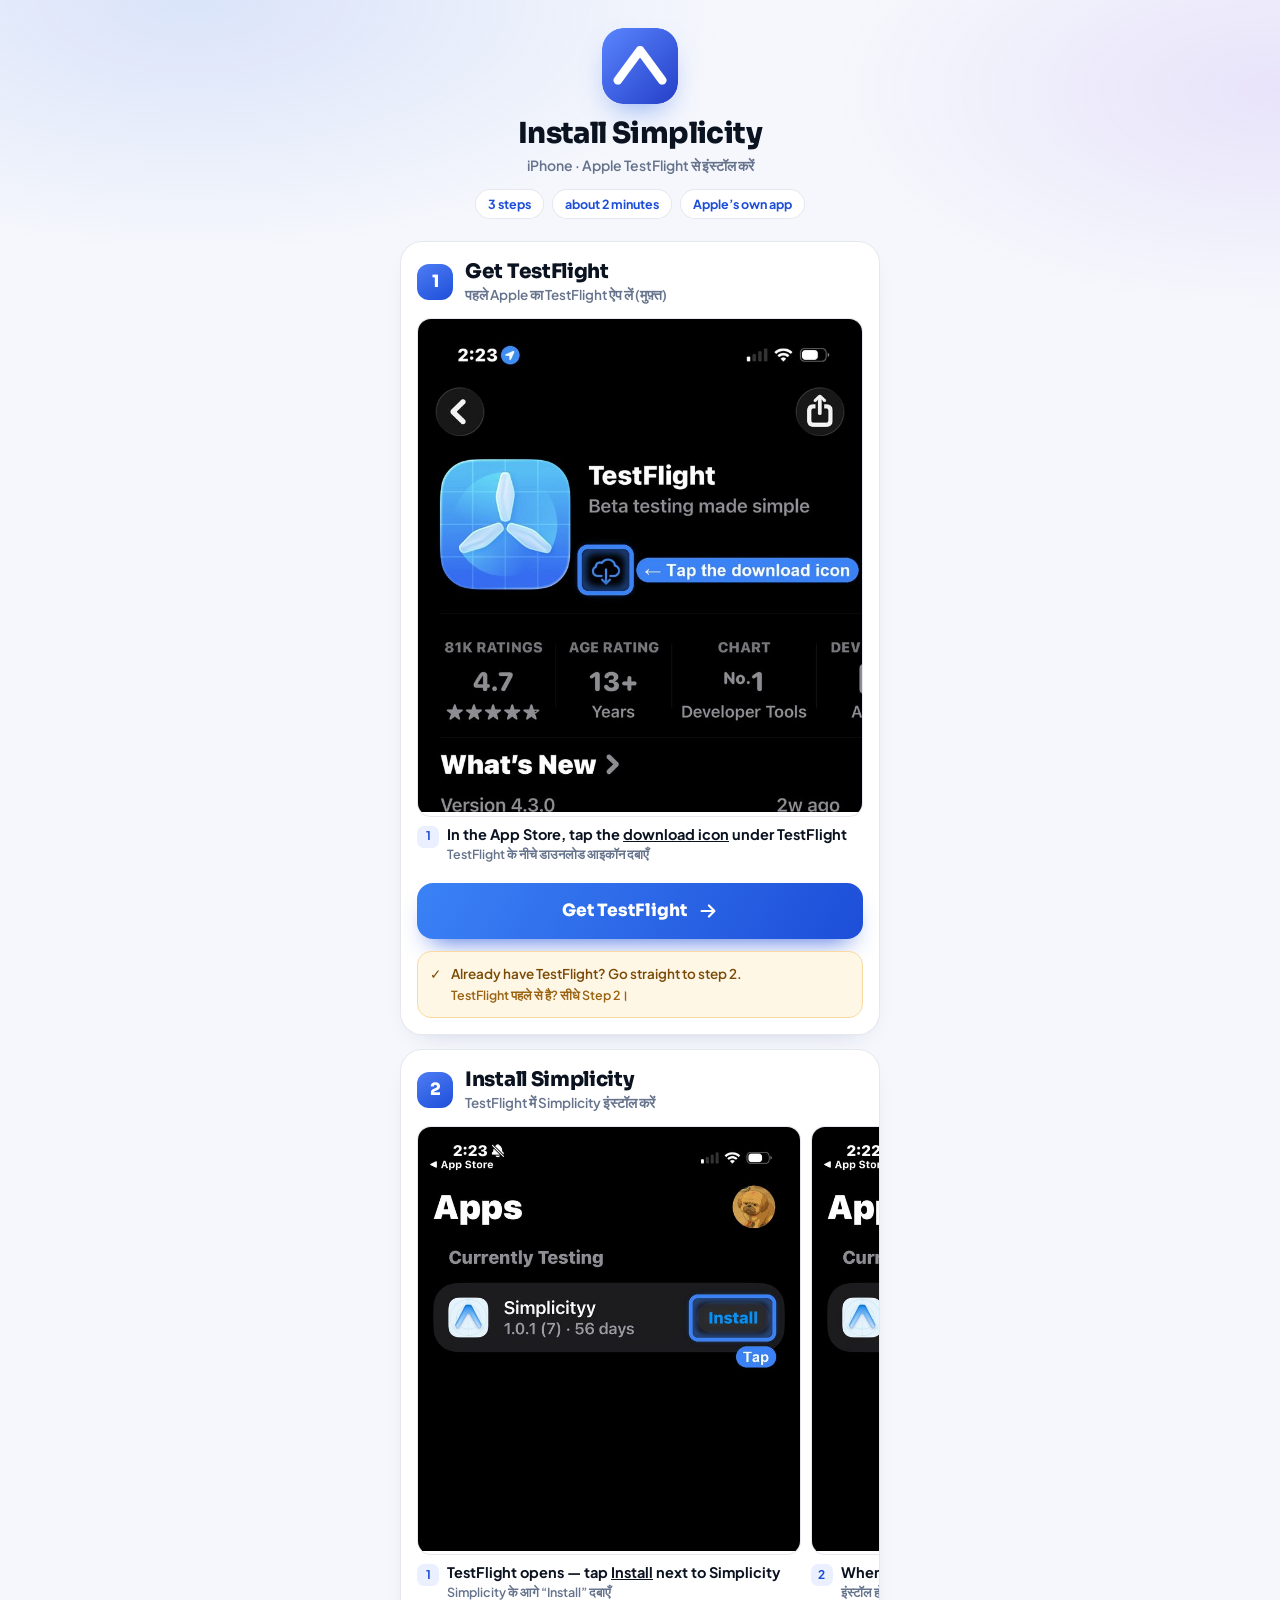
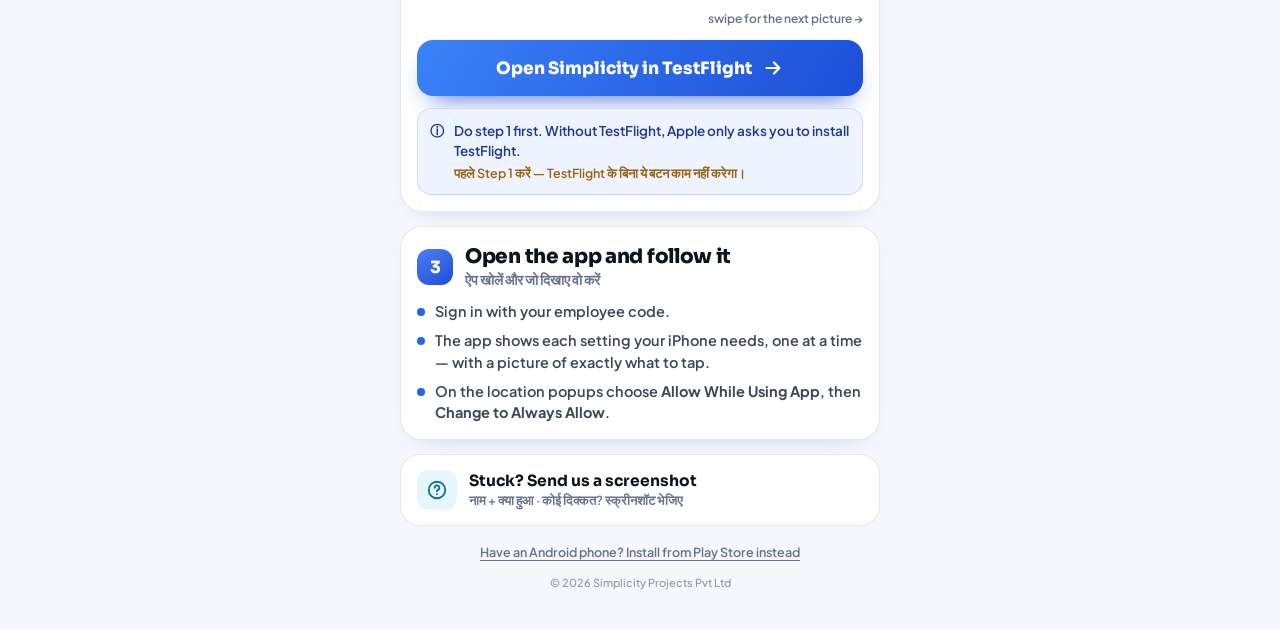
<file: iphone/index.html>
<!doctype html><html lang="en"><head><meta charset="utf-8"><meta name="viewport" content="width=device-width,initial-scale=1,viewport-fit=cover"><title>Install Simplicity on iPhone</title>
<meta name="theme-color" content="#F5F7FC"><link rel="icon" href="../assets/icon-512.png"><link rel="apple-touch-icon" href="../assets/apple-touch-icon.png">
<link rel="preconnect" href="https://fonts.gstatic.com" crossorigin><link href="https://fonts.googleapis.com/css2?family=Sora:wght@700;800&family=Plus+Jakarta+Sans:wght@500;600;700;800&display=swap" rel="stylesheet">
<style>
*{box-sizing:border-box;margin:0;padding:0;-webkit-tap-highlight-color:transparent}
:root{--ink:#0B1220;--ink2:#3B475E;--ink3:#66738C;--line:rgba(15,35,99,.10);--blue:#2563EB;--blue2:#1D4ED8;--bg:#F5F7FC}
body{font-family:'Plus Jakarta Sans',-apple-system,system-ui,sans-serif;color:var(--ink);background:var(--bg);min-height:100vh;display:flex;justify-content:center;padding:28px 16px 40px}
body::before{content:"";position:fixed;inset:0;z-index:0;pointer-events:none;background:radial-gradient(60% 40% at 15% 0%,rgba(37,99,235,.13),transparent 70%),radial-gradient(50% 35% at 100% 10%,rgba(124,58,237,.10),transparent 70%)}
.wrap{position:relative;z-index:1;width:100%;max-width:480px}
.head{text-align:center}
.icon{width:76px;height:76px;border-radius:20px;box-shadow:0 14px 30px -12px rgba(37,99,235,.55);display:block;margin:0 auto 14px}
h1{font-family:Sora,sans-serif;font-size:29px;line-height:1.1;font-weight:800;letter-spacing:-.6px}
.hi{font-size:14px;color:var(--ink3);margin-top:6px;font-weight:600}
.chips{display:flex;justify-content:center;gap:8px;margin:14px 0 22px;flex-wrap:wrap}
.chip{font-size:12.5px;font-weight:700;color:var(--blue2);background:#fff;border:1px solid var(--line);border-radius:999px;padding:6px 12px}
.step{background:#fff;border:1px solid var(--line);border-radius:22px;padding:18px 16px 16px;margin-bottom:14px;box-shadow:0 10px 28px -20px rgba(15,35,99,.35)}
.top{display:flex;align-items:center;gap:12px}
.num{flex:none;width:36px;height:36px;border-radius:12px;background:linear-gradient(150deg,#4F7DF5,#1D4ED8);color:#fff;font-family:Sora,sans-serif;font-weight:800;font-size:17px;display:flex;align-items:center;justify-content:center}
.step h2{font-family:Sora,sans-serif;font-weight:800;font-size:20px;letter-spacing:-.3px;line-height:1.2}
.step .h2hi{font-size:13.5px;color:var(--ink3);font-weight:600;margin-top:2px}
.shots{display:flex;gap:10px;overflow-x:auto;scroll-snap-type:x mandatory;margin:14px -16px 0;padding:0 16px 6px;scrollbar-width:none}
.shots::-webkit-scrollbar{display:none}
.shot{flex:0 0 86%;scroll-snap-align:center}
.shot.only{flex-basis:100%}
.frame{aspect-ratio:720/805;border-radius:14px;border:1px solid var(--line);background:#fff;overflow:hidden}
.frame img{width:100%;height:100%;display:block;object-fit:contain;object-position:top center}
.cap{display:flex;gap:8px;align-items:flex-start;margin-top:8px;font-size:14.5px;font-weight:700;line-height:1.35}
.cap b{flex:none;width:22px;height:22px;border-radius:7px;background:#EAF0FF;color:var(--blue2);font-size:12px;display:flex;align-items:center;justify-content:center;margin-top:1px}
.cap small{display:block;font-size:12.5px;color:var(--ink3);font-weight:600;margin-top:2px}
.swipe{font-size:12px;color:var(--ink3);font-weight:600;text-align:right;margin-top:4px}
.btn{display:flex;align-items:center;justify-content:center;gap:10px;margin-top:14px;height:56px;border-radius:16px;font-family:Sora,sans-serif;font-weight:800;font-size:17px;color:#fff;text-decoration:none;background:linear-gradient(120deg,#3B82F6,#1D4ED8);box-shadow:0 14px 26px -14px rgba(29,78,216,.9)}
.btn:active{transform:scale(.985)}
.btn svg{width:22px;height:22px}
.note{display:flex;gap:10px;margin-top:12px;padding:12px;border-radius:14px;background:#FFF7E6;border:1px solid #FAD9A1;font-size:13.5px;line-height:1.5;color:#7A4A06;font-weight:600}
.note b{color:#5C3604}
.note small{display:block;color:#9A6212;font-size:12.5px;margin-top:2px}
.warn{margin-top:14px;border-radius:16px;background:#FEF2F2;border:2px solid #EF4444;overflow:hidden}
.warn img{width:100%;display:block;border-bottom:1px solid #FECACA}
.warn .wt{font-family:Sora,sans-serif;font-weight:800;font-size:20px;line-height:1.25;color:#B91C1C;padding:12px 14px 0}
.warn p{font-size:14.5px;line-height:1.5;color:#7F1D1D;font-weight:600;padding:6px 14px 0}
.warn .whi{color:#B91C1C;font-size:13.5px;padding-bottom:13px}
.list{margin-top:12px;display:grid;gap:8px}
.li{display:flex;gap:10px;align-items:flex-start;font-size:14.5px;line-height:1.45;font-weight:600;color:var(--ink2)}
.li i{flex:none;width:8px;height:8px;border-radius:4px;background:var(--blue);margin-top:7px}
.help{display:flex;align-items:center;gap:12px;margin-top:6px;padding:15px 16px;border-radius:20px;background:#fff;border:1px solid var(--line);text-decoration:none;color:var(--ink)}
.help .ic{flex:none;width:40px;height:40px;border-radius:12px;background:#E6F6FB;display:flex;align-items:center;justify-content:center}
.help .t1{font-family:Sora,sans-serif;font-weight:700;font-size:15.5px}.help .t2{font-size:12.5px;color:var(--ink3);font-weight:600;margin-top:2px}
.apk{display:block;text-align:center;margin-top:18px;font-size:12.5px;color:var(--ink3);font-weight:600;text-decoration:underline;text-underline-offset:3px}
.foot{text-align:center;font-size:11px;color:#8A96AD;margin-top:16px;font-weight:500}
</style></head><body><div class="wrap">

<div class="head">
  <img class="icon" src="../assets/icon-512.png" alt="Simplicity app icon" width="76" height="76">
  <h1>Install Simplicity</h1>
  <div class="hi">iPhone · Apple TestFlight से इंस्टॉल करें</div>
  <div class="chips"><span class="chip">3 steps</span><span class="chip">about 2 minutes</span><span class="chip">Apple’s own app</span></div>
</div>

<!-- STEP 1 -->
<div class="step">
  <div class="top"><div class="num">1</div><div><h2>Get TestFlight</h2><div class="h2hi">पहले Apple का TestFlight ऐप लें (मुफ़्त)</div></div></div>
  <div class="shots">
    <div class="shot only"><div class="frame"><img src="img/1-get-testflight.jpg" alt="App Store page of TestFlight with the download icon marked" loading="lazy"></div>
      <div class="cap"><b>1</b><span>In the App Store, tap the <u>download icon</u> under TestFlight<small>TestFlight के नीचे डाउनलोड आइकॉन दबाएँ</small></span></div></div>
  </div>
  <a class="btn" id="tfBtn" href="https://apps.apple.com/app/testflight/id899247664">Get TestFlight <svg viewBox="0 0 24 24" fill="none"><path d="M5 12h14M13 6l6 6-6 6" stroke="#fff" stroke-width="2.4" stroke-linecap="round" stroke-linejoin="round"/></svg></a>
  <div class="note"><span>✓</span><span>Already have TestFlight? Go straight to step 2.<small>TestFlight पहले से है? सीधे Step 2।</small></span></div>
</div>

<!-- STEP 2 -->
<div class="step">
  <div class="top"><div class="num">2</div><div><h2>Install Simplicity</h2><div class="h2hi">TestFlight में Simplicity इंस्टॉल करें</div></div></div>
  <div class="shots">
    <div class="shot"><div class="frame"><img src="img/2a-install.jpg" alt="TestFlight with Install next to Simplicity marked" loading="lazy"></div>
      <div class="cap"><b>1</b><span>TestFlight opens — tap <u>Install</u> next to Simplicity<small>Simplicity के आगे “Install” दबाएँ</small></span></div></div>
    <div class="shot"><div class="frame"><img src="img/2b-open.jpg" alt="TestFlight with Open next to Simplicity marked" loading="lazy"></div>
      <div class="cap"><b>2</b><span>When it finishes, tap <u>Open</u><small>इंस्टॉल होने के बाद “Open” दबाएँ</small></span></div></div>
  </div>
  <div class="swipe">swipe for the next picture →</div>
  <a class="btn" id="joinBtn" href="https://testflight.apple.com/join/XgGwYsH2">Open Simplicity in TestFlight <svg viewBox="0 0 24 24" fill="none"><path d="M5 12h14M13 6l6 6-6 6" stroke="#fff" stroke-width="2.4" stroke-linecap="round" stroke-linejoin="round"/></svg></a>
  <div class="note" style="background:#EEF4FF;border-color:#C9D8FB;color:#1E3A8A"><span>ⓘ</span><span>Do step 1 first. Without TestFlight, Apple only asks you to install TestFlight.<small>पहले Step 1 करें — TestFlight के बिना ये बटन काम नहीं करेगा।</small></span></div>
</div>

<!-- STEP 3 -->
<div class="step">
  <div class="top"><div class="num">3</div><div><h2>Open the app and follow it</h2><div class="h2hi">ऐप खोलें और जो दिखाए वो करें</div></div></div>
  <div class="list">
    <div class="li"><i></i><span>Sign in with your employee code.</span></div>
    <div class="li"><i></i><span>The app shows each setting your iPhone needs, one at a time — with a picture of exactly what to tap.</span></div>
    <div class="li"><i></i><span>On the location popups choose <b>Allow While Using App</b>, then <b>Change to Always Allow</b>.</span></div>
  </div>
</div>

<a class="help" href="https://devmadan2004-lang.github.io/simplicity/help/">
  <span class="ic"><svg viewBox="0 0 24 24" width="22" height="22" fill="none"><path d="M12 21a9 9 0 1 0 0-18 9 9 0 0 0 0 18Z" stroke="#0E7490" stroke-width="2"/><path d="M9.5 9.5a2.5 2.5 0 1 1 3.4 2.3c-.6.3-.9.8-.9 1.4v.3M12 16.6h.01" stroke="#0E7490" stroke-width="2" stroke-linecap="round"/></svg></span>
  <span><div class="t1">Stuck? Send us a screenshot</div><div class="t2">नाम + क्या हुआ · कोई दिक्कत? स्क्रीनशॉट भेजिए</div></span></a>
<a class="apk" href="../android/">Have an Android phone? Install from Play Store instead</a>
<div class="foot">© 2026 Simplicity Projects Pvt Ltd</div>
</div></body></html>
</file>
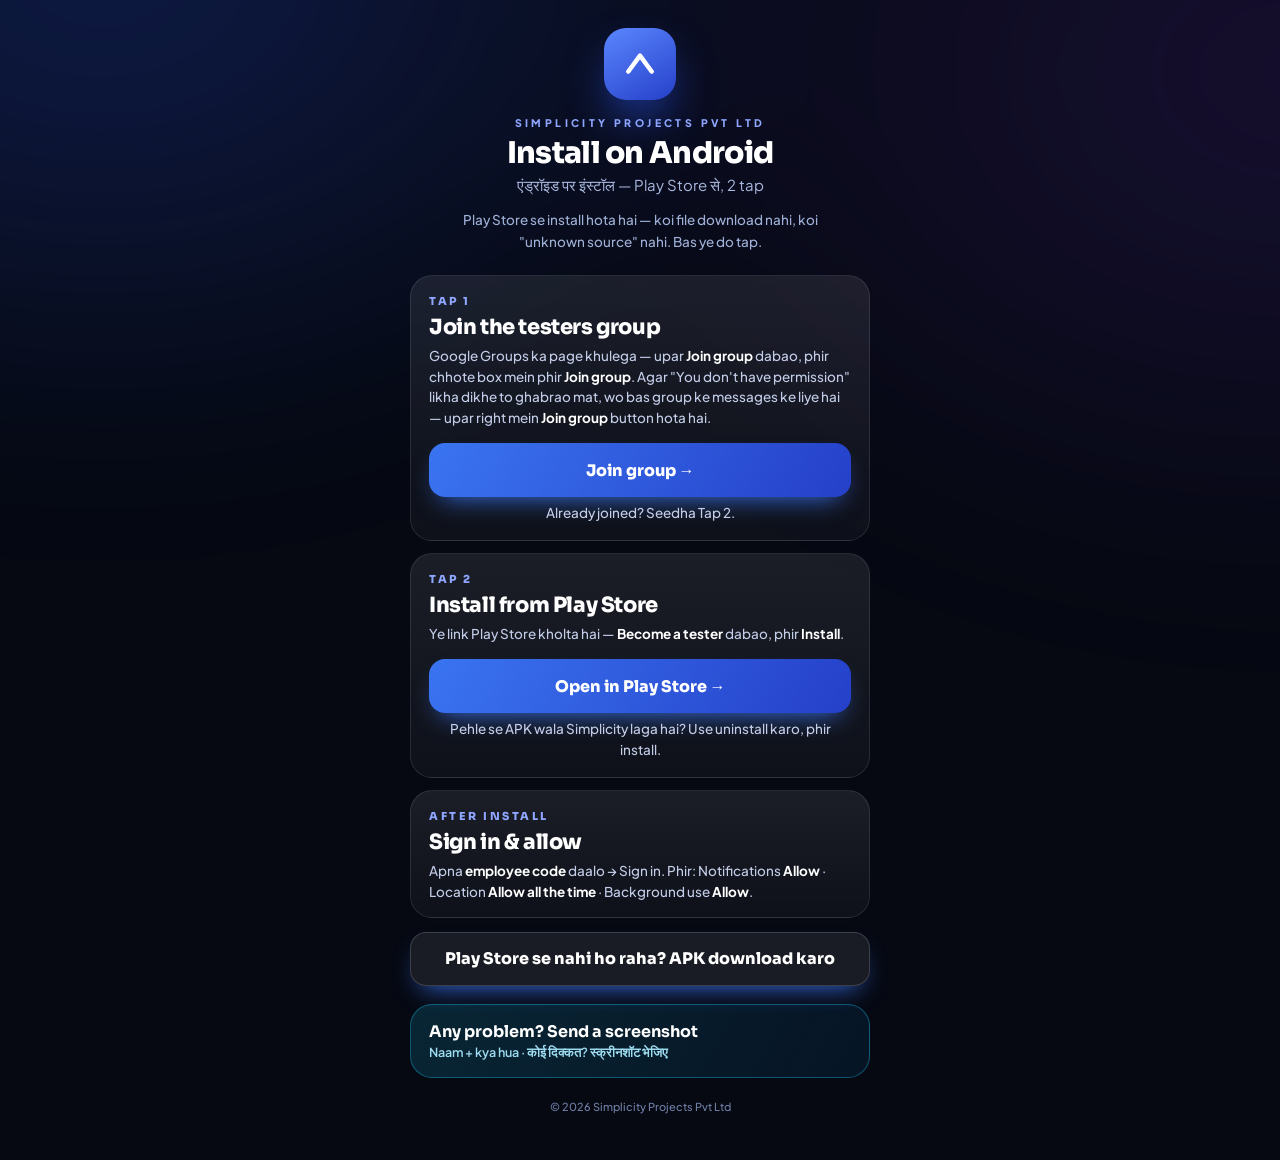
<file: android/index.closed-testing.html>
<!doctype html><html lang="en"><head><meta charset="utf-8"><meta name="viewport" content="width=device-width,initial-scale=1,viewport-fit=cover"><title>Simplicity — Install on Android</title>
<link rel="preconnect" href="https://fonts.gstatic.com" crossorigin><link href="https://fonts.googleapis.com/css2?family=Sora:wght@700;800&family=Plus+Jakarta+Sans:wght@500;600;700;800&display=swap" rel="stylesheet">
<style>
*{box-sizing:border-box;margin:0;padding:0;-webkit-tap-highlight-color:transparent}
body{font-family:'Plus Jakarta Sans',-apple-system,sans-serif;color:#e8eefc;background:#060912;min-height:100vh;display:flex;justify-content:center;padding:28px 18px 44px}
body::before{content:"";position:fixed;inset:-25%;z-index:0;filter:blur(95px);opacity:.6;pointer-events:none;background:radial-gradient(38% 38% at 22% 14%,#2f5bff66,transparent),radial-gradient(40% 40% at 84% 22%,#7c3aed40,transparent)}
.wrap{position:relative;z-index:1;width:100%;max-width:460px}
.mark{width:72px;height:72px;border-radius:22px;margin:0 auto 16px;background:linear-gradient(150deg,#5b86ff,#2540c9);display:flex;align-items:center;justify-content:center;box-shadow:0 22px 46px -10px #2f5bffaa}
.eyebrow{text-align:center;font-size:10.5px;letter-spacing:3.4px;font-weight:800;color:#8ea6ff;margin-bottom:8px}
h1{font-family:Sora;text-align:center;font-size:30px;line-height:1.08;font-weight:800;letter-spacing:-.7px;color:#fff}
.hi{text-align:center;font-size:15px;color:#a9b8dd;margin-top:6px}
.sub{text-align:center;font-size:13.5px;color:#9fb0d6;line-height:1.6;margin:14px auto 22px;font-weight:500;max-width:360px}
.step{background:linear-gradient(180deg,rgba(255,255,255,.085),rgba(255,255,255,.035));border:1px solid rgba(255,255,255,.1);border-radius:22px;padding:18px 18px 16px;margin-bottom:12px}
.step .n{font-family:Sora;font-weight:800;font-size:11px;letter-spacing:2.5px;color:#8ea6ff}
.step h2{font-family:Sora;font-weight:800;font-size:21px;color:#fff;margin-top:6px;letter-spacing:-.4px}
.step p{font-size:13.5px;color:#c3cde8;line-height:1.55;margin-top:6px;font-weight:500}
.step p b{color:#fff}
.btn{display:flex;align-items:center;justify-content:center;gap:10px;margin-top:14px;height:54px;border-radius:16px;font-family:Sora;font-weight:800;font-size:16px;color:#fff;text-decoration:none;background:linear-gradient(120deg,#3a74f0,#2540c9);box-shadow:0 12px 26px -12px #3a74f0}
.btn.alt{background:rgba(255,255,255,.08);border:1px solid rgba(255,255,255,.16)}
.btn svg{width:22px;height:22px}
.note{font-size:12px;color:#7e8fbb;text-align:center;margin-top:8px;font-weight:600;line-height:1.5}
.help{display:flex;align-items:center;gap:14px;margin-top:18px;padding:16px 18px;border-radius:22px;background:linear-gradient(120deg,rgba(22,192,232,.16),rgba(11,118,196,.10));border:1px solid rgba(22,192,232,.38);text-decoration:none;color:#fff}
.help .t1{font-family:Sora;font-weight:700;font-size:16px}.help .t2{font-size:12.5px;color:#9edcf0;font-weight:600;margin-top:2px}
.foot{text-align:center;font-size:11px;color:#6f7ea7;margin-top:20px;line-height:1.7;font-weight:500}
</style></head><body><div class="wrap">
<div class="mark"><svg viewBox="0 0 24 24" fill="none" style="width:40px;height:40px"><path d="M5 16.5L12 7l7 9.5" stroke="#fff" stroke-width="2.7" stroke-linecap="round" stroke-linejoin="round"/></svg></div>
<div class="eyebrow">SIMPLICITY PROJECTS PVT LTD</div>
<h1>Install on Android</h1>
<div class="hi">एंड्रॉइड पर इंस्टॉल — Play Store से, 2 tap</div>
<p class="sub">Play Store se install hota hai — koi file download nahi, koi "unknown source" nahi. Bas ye do tap.</p>

<div class="step"><div class="n">TAP 1</div><h2>Join the testers group</h2>
<p>Google Groups ka page khulega — upar <b>Join group</b> dabao, phir chhote box mein phir <b>Join group</b>. Agar "You don't have permission" likha dikhe to ghabrao mat, wo bas group ke messages ke liye hai — upar right mein <b>Join group</b> button hota hai.</p>
<a class="btn" id="joinBtn" href="https://groups.google.com/g/simplicity-app-testers/about">Join group →</a>
<p class="note">Already joined? Seedha Tap 2.</p></div>

<div class="step"><div class="n">TAP 2</div><h2>Install from Play Store</h2>
<p>Ye link Play Store kholta hai — <b>Become a tester</b> dabao, phir <b>Install</b>.</p>
<a class="btn" id="installBtn" href="https://play.google.com/apps/testing/com.devcallinggod.simplicity">Open in Play Store →</a>
<p class="note">Pehle se APK wala Simplicity laga hai? Use uninstall karo, phir install.</p></div>

<div class="step" style="padding-bottom:14px"><div class="n">AFTER INSTALL</div><h2>Sign in &amp; allow</h2>
<p>Apna <b>employee code</b> daalo → Sign in. Phir: Notifications <b>Allow</b> · Location <b>Allow all the time</b> · Background use <b>Allow</b>.</p></div>

<a class="btn alt" href="https://github.com/devmadan2004-lang/simplicity-download/releases/latest/download/simplicity.apk">Play Store se nahi ho raha? APK download karo</a>

<a class="help" href="https://devmadan2004-lang.github.io/simplicity/help/"><span><div class="t1">Any problem? Send a screenshot</div><div class="t2">Naam + kya hua · कोई दिक्कत? स्क्रीनशॉट भेजिए</div></span></a>
<div class="foot">© 2026 Simplicity Projects Pvt Ltd</div>
</div></body></html>
</file>
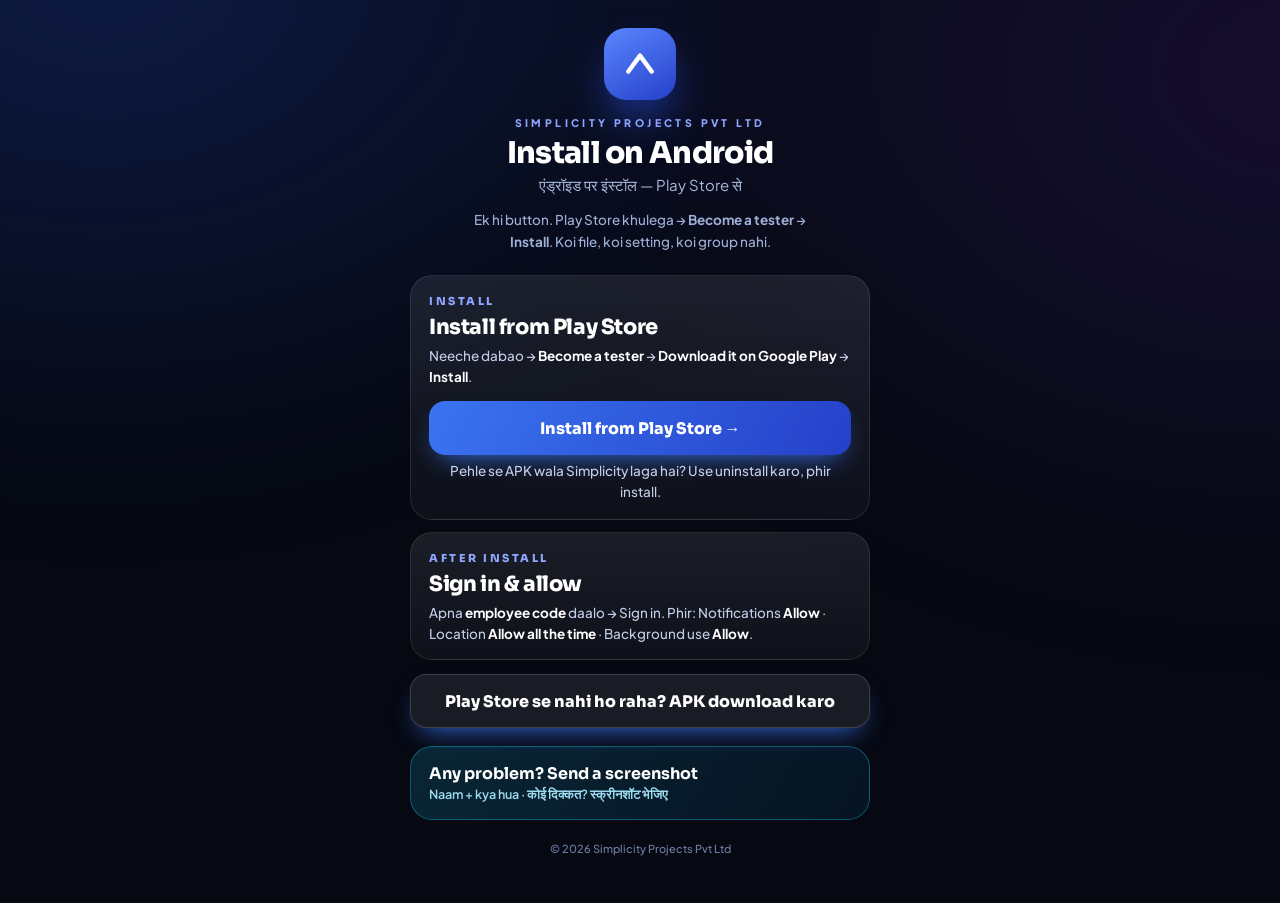
<file: android/index.open-testing.html>
<!doctype html><html lang="en"><head><meta charset="utf-8"><meta name="viewport" content="width=device-width,initial-scale=1,viewport-fit=cover"><title>Simplicity — Install on Android</title>
<link rel="preconnect" href="https://fonts.gstatic.com" crossorigin><link href="https://fonts.googleapis.com/css2?family=Sora:wght@700;800&family=Plus+Jakarta+Sans:wght@500;600;700;800&display=swap" rel="stylesheet">
<style>
*{box-sizing:border-box;margin:0;padding:0;-webkit-tap-highlight-color:transparent}
body{font-family:'Plus Jakarta Sans',-apple-system,sans-serif;color:#e8eefc;background:#060912;min-height:100vh;display:flex;justify-content:center;padding:28px 18px 44px}
body::before{content:"";position:fixed;inset:-25%;z-index:0;filter:blur(95px);opacity:.6;pointer-events:none;background:radial-gradient(38% 38% at 22% 14%,#2f5bff66,transparent),radial-gradient(40% 40% at 84% 22%,#7c3aed40,transparent)}
.wrap{position:relative;z-index:1;width:100%;max-width:460px}
.mark{width:72px;height:72px;border-radius:22px;margin:0 auto 16px;background:linear-gradient(150deg,#5b86ff,#2540c9);display:flex;align-items:center;justify-content:center;box-shadow:0 22px 46px -10px #2f5bffaa}
.eyebrow{text-align:center;font-size:10.5px;letter-spacing:3.4px;font-weight:800;color:#8ea6ff;margin-bottom:8px}
h1{font-family:Sora;text-align:center;font-size:30px;line-height:1.08;font-weight:800;letter-spacing:-.7px;color:#fff}
.hi{text-align:center;font-size:15px;color:#a9b8dd;margin-top:6px}
.sub{text-align:center;font-size:13.5px;color:#9fb0d6;line-height:1.6;margin:14px auto 22px;font-weight:500;max-width:360px}
.step{background:linear-gradient(180deg,rgba(255,255,255,.085),rgba(255,255,255,.035));border:1px solid rgba(255,255,255,.1);border-radius:22px;padding:18px 18px 16px;margin-bottom:12px}
.step .n{font-family:Sora;font-weight:800;font-size:11px;letter-spacing:2.5px;color:#8ea6ff}
.step h2{font-family:Sora;font-weight:800;font-size:21px;color:#fff;margin-top:6px;letter-spacing:-.4px}
.step p{font-size:13.5px;color:#c3cde8;line-height:1.55;margin-top:6px;font-weight:500}
.step p b{color:#fff}
.btn{display:flex;align-items:center;justify-content:center;gap:10px;margin-top:14px;height:54px;border-radius:16px;font-family:Sora;font-weight:800;font-size:16px;color:#fff;text-decoration:none;background:linear-gradient(120deg,#3a74f0,#2540c9);box-shadow:0 12px 26px -12px #3a74f0}
.btn.alt{background:rgba(255,255,255,.08);border:1px solid rgba(255,255,255,.16)}
.btn svg{width:22px;height:22px}
.note{font-size:12px;color:#7e8fbb;text-align:center;margin-top:8px;font-weight:600;line-height:1.5}
.help{display:flex;align-items:center;gap:14px;margin-top:18px;padding:16px 18px;border-radius:22px;background:linear-gradient(120deg,rgba(22,192,232,.16),rgba(11,118,196,.10));border:1px solid rgba(22,192,232,.38);text-decoration:none;color:#fff}
.help .t1{font-family:Sora;font-weight:700;font-size:16px}.help .t2{font-size:12.5px;color:#9edcf0;font-weight:600;margin-top:2px}
.foot{text-align:center;font-size:11px;color:#6f7ea7;margin-top:20px;line-height:1.7;font-weight:500}
</style></head><body><div class="wrap">
<div class="mark"><svg viewBox="0 0 24 24" fill="none" style="width:40px;height:40px"><path d="M5 16.5L12 7l7 9.5" stroke="#fff" stroke-width="2.7" stroke-linecap="round" stroke-linejoin="round"/></svg></div>
<div class="eyebrow">SIMPLICITY PROJECTS PVT LTD</div>
<h1>Install on Android</h1>
<div class="hi">एंड्रॉइड पर इंस्टॉल — Play Store से</div>
<p class="sub">Ek hi button. Play Store khulega → <b>Become a tester</b> → <b>Install</b>. Koi file, koi setting, koi group nahi.</p>

<div class="step"><div class="n">INSTALL</div><h2>Install from Play Store</h2>
<p>Neeche dabao → <b>Become a tester</b> → <b>Download it on Google Play</b> → <b>Install</b>.</p>
<a class="btn" id="installBtn" href="https://play.google.com/apps/testing/com.devcallinggod.simplicity">Install from Play Store →</a>
<p class="note">Pehle se APK wala Simplicity laga hai? Use uninstall karo, phir install.</p></div>

<div class="step" style="padding-bottom:14px"><div class="n">AFTER INSTALL</div><h2>Sign in &amp; allow</h2>
<p>Apna <b>employee code</b> daalo → Sign in. Phir: Notifications <b>Allow</b> · Location <b>Allow all the time</b> · Background use <b>Allow</b>.</p></div>

<a class="btn alt" href="https://github.com/devmadan2004-lang/simplicity-download/releases/latest/download/simplicity.apk">Play Store se nahi ho raha? APK download karo</a>

<a class="help" href="https://devmadan2004-lang.github.io/simplicity/help/"><span><div class="t1">Any problem? Send a screenshot</div><div class="t2">Naam + kya hua · कोई दिक्कत? स्क्रीनशॉट भेजिए</div></span></a>
<div class="foot">© 2026 Simplicity Projects Pvt Ltd</div>
</div></body></html>
</file>
<file: assets/site.css>
/* Simplicity — app catalogue. Shared styles (matches the download page look). */
:root{
  --bg:#060912;--text:#e8eefc;--muted:#9fb0d6;--muted2:#7e8fbb;--dim:#6f7ea7;
  --blue1:#5b86ff;--blue2:#2540c9;--cyan:#16c0e8;--cyan2:#0b76c4;
  --card:linear-gradient(180deg,rgba(255,255,255,.085),rgba(255,255,255,.035));
  --border:rgba(255,255,255,.1);
  --cta:linear-gradient(120deg,#3a74f0,#2540c9);
  --head:'Sora','Poppins',-apple-system,BlinkMacSystemFont,'Segoe UI',sans-serif;
  --body:'Plus Jakarta Sans','Poppins',-apple-system,BlinkMacSystemFont,'Segoe UI',sans-serif;
  --wrap:520px;
}
@media (min-width:900px){:root{--wrap:1100px}}

*{box-sizing:border-box;margin:0;padding:0;-webkit-tap-highlight-color:transparent}
html{-webkit-text-size-adjust:100%;scroll-behavior:smooth}
html.lock,html.lock body{overflow:hidden}
html,body{min-height:100%}
body{font-family:var(--body);color:var(--text);background:var(--bg);position:relative;overflow-x:hidden;line-height:1.45;font-weight:500}
body::before,body::after{content:"";position:fixed;inset:-25%;z-index:0;filter:blur(95px);opacity:.6;pointer-events:none}
body::before{background:radial-gradient(38% 38% at 22% 14%,#2f5bff66,transparent),radial-gradient(40% 40% at 84% 22%,#7c3aed40,transparent)}
body::after{background:radial-gradient(46% 46% at 80% 86%,#0ea5e93f,transparent),radial-gradient(32% 32% at 14% 78%,#22d3ee30,transparent)}
a{color:inherit}
button{font-family:inherit;color:inherit}
svg{display:block}
::selection{background:rgba(91,134,255,.45);color:#fff}

/* ---------- header ---------- */
.hdr{position:sticky;top:0;z-index:30;background:rgba(6,9,18,.7);backdrop-filter:blur(20px) saturate(1.3);-webkit-backdrop-filter:blur(20px) saturate(1.3);border-bottom:1px solid rgba(255,255,255,.07)}
.hdr-in{max-width:var(--wrap);margin:0 auto;padding:9px 14px;display:flex;align-items:center;justify-content:space-between;gap:10px}
.brand{display:flex;align-items:center;gap:9px;text-decoration:none;color:#fff;font-family:var(--head);font-weight:800;font-size:16px;letter-spacing:-.3px}
.mark{width:32px;height:32px;border-radius:10px;background:linear-gradient(150deg,var(--blue1),var(--blue2));display:flex;align-items:center;justify-content:center;box-shadow:0 8px 18px -6px #2f5bffaa,inset 0 1px 0 rgba(255,255,255,.45);flex:0 0 auto}
.mark svg{width:19px;height:19px}
.tabs{display:flex;gap:2px;padding:3px;border-radius:999px;background:rgba(255,255,255,.06);border:1px solid rgba(255,255,255,.09)}
.tab{padding:7px 11px;border-radius:999px;font-size:12.5px;font-weight:700;color:#aebbdd;text-decoration:none;white-space:nowrap;transition:color .15s,background .15s}
.tab:hover{color:#fff}
.tab.on{background:var(--cta);color:#fff;box-shadow:0 6px 16px -6px #2f5bffcc}
@media (max-width:429px){.brand .bname{display:none}}
@media (min-width:900px){.hdr-in{padding:12px 20px}.brand{font-size:17px}.tab{padding:8px 16px;font-size:13px}}

/* ---------- layout ---------- */
.wrap{position:relative;z-index:1;width:100%;max-width:var(--wrap);margin:0 auto;padding:16px 14px 6px}
@media (min-width:900px){.wrap{padding:28px 20px 10px}}
.narrow{max-width:560px;margin:0 auto}

/* ---------- intro (compact) ---------- */
.intro{padding:6px 2px 8px}
.eyebrow{font-size:10.5px;letter-spacing:3px;font-weight:800;color:#8ea6ff;margin-bottom:6px;text-transform:uppercase}
h1,.h1{font-family:var(--head);font-size:27px;line-height:1.12;font-weight:800;letter-spacing:-.7px;background:linear-gradient(180deg,#fff,#b7caff);-webkit-background-clip:text;background-clip:text;color:transparent;margin-bottom:4px}
.intro .hi{font-size:13px;color:var(--muted);font-weight:600;margin-bottom:6px}
.sub{font-size:13.5px;color:var(--muted);line-height:1.55;margin:0 0 10px;font-weight:500;max-width:560px}
.sub b{color:#cdd9ff;font-weight:700}
.rstats{display:flex;gap:6px;flex-wrap:wrap;margin:0}
.stat{font-size:11.5px;font-weight:700;color:#aebbdd;background:rgba(255,255,255,.06);border:1px solid rgba(255,255,255,.1);padding:5px 10px;border-radius:999px;display:inline-flex;gap:6px;align-items:center}
.stat svg{width:12px;height:12px;color:#8ea6ff}
@media (min-width:900px){
  .intro{padding:10px 2px 14px;display:flex;flex-wrap:wrap;align-items:flex-end;gap:6px 24px}
  .intro>div:first-child{flex:1;min-width:320px}
  h1,.h1{font-size:40px;letter-spacing:-1.4px;margin-bottom:6px}
  .intro .hi{font-size:15px}
  .sub{font-size:15px;max-width:640px;margin-bottom:0}
  .rstats{margin-bottom:6px}
}

/* ---------- section labels ---------- */
.sectlabel{display:flex;align-items:baseline;gap:8px;margin:16px 2px 8px}
.sectlabel::after{content:"";flex:1;height:1px;align-self:center;background:linear-gradient(90deg,rgba(255,255,255,.14),transparent)}
.sectlabel .en{font-size:11.5px;letter-spacing:1.8px;font-weight:800;color:#aebbdd;text-transform:uppercase}
.sectlabel .hi{font-size:12px;color:var(--muted2);font-weight:600}
@media (min-width:900px){.sectlabel{margin:22px 2px 10px}.sectlabel .en{font-size:12px}}

/* ---------- generic card / tiles ---------- */
.card{background:var(--card);border:1px solid var(--border);border-radius:22px;overflow:hidden;backdrop-filter:blur(22px) saturate(1.2);-webkit-backdrop-filter:blur(22px) saturate(1.2);box-shadow:0 18px 40px -22px rgba(0,0,0,.7)}
.tile{width:44px;height:44px;border-radius:14px;display:flex;align-items:center;justify-content:center;flex:0 0 auto;box-shadow:inset 0 1px 0 rgba(255,255,255,.3),0 10px 20px -10px rgba(0,0,0,.6);background:linear-gradient(150deg,var(--blue1),var(--blue2));color:#fff}
.tile svg{width:22px;height:22px}
.tile.cyan,.ftile.cyan{background:linear-gradient(150deg,#16c0e8,#0b76c4)}
.tile.violet,.ftile.violet{background:linear-gradient(150deg,#a78bfa,#6d28d9)}
.tile.green,.ftile.green{background:linear-gradient(150deg,#28c46e,#0f9a59)}
.tile.amber,.ftile.amber{background:linear-gradient(150deg,#fbbf24,#d97706)}
.tile.rose,.ftile.rose{background:linear-gradient(150deg,#fb7185,#be123c)}
.tile.slate,.ftile.slate{background:linear-gradient(140deg,#3a3f4a,#1c2027)}

/* ---------- action buttons (Watch / Link) ---------- */
.act{display:inline-flex;align-items:center;justify-content:center;gap:6px;height:32px;padding:0 12px;border-radius:10px;font-size:12.5px;font-weight:800;text-decoration:none;border:1px solid transparent;cursor:pointer;line-height:1;white-space:nowrap;transition:transform .15s,background .15s}
.act svg{width:12px;height:12px}
.act:active{transform:scale(.96)}
.act.play{background:var(--cta);color:#fff;box-shadow:0 8px 18px -8px #2f5bffcc}
.act.link{background:rgba(255,255,255,.06);border-color:rgba(255,255,255,.14);color:#cdd9ff}
.act.link:hover{background:rgba(255,255,255,.12)}
.act.only{width:32px;padding:0}
.act.only svg{width:14px;height:14px}

/* ---------- links block ---------- */
.links{margin-top:10px}
.lgrid{display:grid;gap:7px;grid-template-columns:minmax(0,1fr)}
.lrow{display:flex;align-items:center;gap:11px;min-width:0;padding:9px 11px 9px 10px;border-radius:15px;background:var(--card);border:1px solid var(--border);text-decoration:none;color:inherit;box-shadow:0 12px 26px -22px rgba(0,0,0,.7);transition:transform .15s,border-color .15s;min-height:56px}
a.lrow:hover{transform:translateY(-1px);border-color:rgba(91,134,255,.45)}
.lrow .tile{width:36px;height:36px;border-radius:11px}
.lrow .tile svg{width:18px;height:18px}
.lbody{flex:1;min-width:0}
.llabel{display:block;font-size:14px;font-weight:800;color:#fff;line-height:1.25}
.ldesc{display:block;font-size:11.5px;color:var(--muted);font-weight:600;margin-top:1px;line-height:1.35;white-space:nowrap;overflow:hidden;text-overflow:ellipsis}
.lgo{color:#8ea6ff;flex:0 0 auto}
.lgo svg{width:18px;height:18px}
.lacts{display:flex;gap:6px;flex:0 0 auto;align-items:center}
.lrow.walk{grid-column:1/-1}
@media (min-width:600px){.lgrid{grid-template-columns:repeat(2,minmax(0,1fr))}}
@media (min-width:900px){.lgrid{grid-template-columns:repeat(3,minmax(0,1fr));gap:10px}.lrow{padding:11px 13px 11px 12px;min-height:64px}.lrow .tile{width:40px;height:40px;border-radius:12px}.llabel{font-size:14.5px}.ldesc{font-size:12px}}

/* ---------- role sections + feature rows ---------- */
.rolesec{margin-top:22px;scroll-margin-top:72px}
.rolehead{display:flex;align-items:center;gap:11px;padding:0 2px 10px;border-bottom:1px solid rgba(255,255,255,.09);text-decoration:none;color:inherit}
.rolehead .tile{width:40px;height:40px;border-radius:13px}
.rolehead .tile svg{width:20px;height:20px}
.rhead-t{flex:1;min-width:0}
.rolehead h2{font-family:var(--head);font-size:20px;font-weight:800;color:#fff;letter-spacing:-.4px;line-height:1.2;display:flex;align-items:baseline;gap:8px;flex-wrap:wrap}
.rolehead h2 small{font-family:var(--body);font-size:12.5px;font-weight:600;color:var(--muted);letter-spacing:0}
.rtag{font-size:12px;color:var(--muted);margin-top:2px;line-height:1.35}
.rcount{font-size:11.5px;font-weight:800;color:#cdd9ff;background:rgba(91,134,255,.16);border:1px solid rgba(91,134,255,.3);padding:4px 9px;border-radius:999px;white-space:nowrap;display:inline-flex;align-items:center;gap:5px;flex:0 0 auto}
.rcount svg{width:12px;height:12px}
a.rolehead:hover .rcount{background:rgba(91,134,255,.28)}
@media (min-width:900px){.rolesec{margin-top:34px}.rolehead h2{font-size:26px}.rolehead h2 small{font-size:14px}.rtag{font-size:13px}.rolehead .tile{width:46px;height:46px;border-radius:15px}}

.rows{display:grid;gap:8px;grid-template-columns:minmax(0,1fr)}
@media (min-width:900px){.rows{grid-template-columns:repeat(2,minmax(0,1fr));gap:10px}}
.frow{display:flex;gap:11px;min-width:0;padding:10px 11px 10px 10px;border-radius:17px;background:var(--card);border:1px solid var(--border);box-shadow:0 14px 30px -22px rgba(0,0,0,.7);position:relative;transition:transform .15s,border-color .15s,box-shadow .15s;outline:none}
.frow.has-video{cursor:pointer}
.frow.has-video:hover{transform:translateY(-2px);border-color:rgba(91,134,255,.5);box-shadow:0 22px 44px -24px rgba(47,91,255,.6)}
.frow.has-video:focus-visible{border-color:#5b86ff;box-shadow:0 0 0 3px rgba(91,134,255,.35)}
.fmedia{flex:0 0 auto}
.fposter,.ftile{width:56px;height:100px;border-radius:12px;background:#0b0f1e;display:block;box-shadow:0 8px 18px -8px rgba(0,0,0,.7)}
.fposter{object-fit:cover;border:1px solid rgba(255,255,255,.14)}
.ftile{display:flex;align-items:center;justify-content:center;color:#fff;background:linear-gradient(160deg,var(--blue1),var(--blue2));box-shadow:inset 0 1px 0 rgba(255,255,255,.3),0 8px 18px -8px rgba(0,0,0,.7)}
.ftile svg{width:22px;height:22px}
.frow.soon-card .ftile{filter:saturate(.55);opacity:.8}
.fbody{flex:1;min-width:0;display:flex;flex-direction:column;gap:2px}
.ftop{display:flex;align-items:baseline;gap:8px}
.fnum{font-size:11px;font-weight:800;color:#6f7ea7;letter-spacing:.5px;font-variant-numeric:tabular-nums;flex:0 0 auto}
.ftitle{font-size:15px;font-weight:800;color:#fff;line-height:1.25}
.fhi{font-size:12.5px;color:var(--muted);font-weight:600;line-height:1.3}
.fdesc{font-size:12.5px;color:#aebbdd;line-height:1.45;margin-top:1px}
.ffoot{display:flex;align-items:center;gap:8px;margin-top:auto;padding-top:7px;flex-wrap:wrap}
.chip{display:inline-flex;align-items:center;gap:5px;font-size:11.5px;font-weight:700;color:#aebbdd;background:rgba(255,255,255,.06);border:1px solid rgba(255,255,255,.1);padding:4px 9px;border-radius:999px;font-variant-numeric:tabular-nums;line-height:1.2}
.chip svg{width:12px;height:12px}
.chip.soon{color:#ffd28a;background:rgba(255,180,60,.12);border-color:rgba(255,180,60,.32)}
.chip.soon small{font-weight:600;opacity:.85}
.facts{margin-left:auto;display:flex;gap:6px}
@media (min-width:900px){.frow{padding:12px 13px 12px 12px}.ftitle{font-size:15.5px}}

/* skeleton + errors */
.skel{height:96px;border-radius:17px;background:linear-gradient(90deg,rgba(255,255,255,.04) 25%,rgba(255,255,255,.09) 50%,rgba(255,255,255,.04) 75%);background-size:200% 100%;animation:sh 1.3s linear infinite;border:1px solid rgba(255,255,255,.06)}
.skel.sm{height:56px}
@keyframes sh{to{background-position:-200% 0}}
.errbox{background:rgba(251,113,133,.1);border:1px solid rgba(251,113,133,.35);color:#ffc1cb;border-radius:16px;padding:14px 16px;font-size:13.5px;font-weight:600;line-height:1.5;display:flex;gap:12px;align-items:center;flex-wrap:wrap}
.errbox button{margin-left:auto;background:rgba(255,255,255,.1);border:1px solid rgba(255,255,255,.18);color:#fff;font-weight:800;font-size:12.5px;padding:8px 14px;border-radius:10px;cursor:pointer}

/* ---------- download buttons (modal strip) ---------- */
.dl{display:flex;flex-direction:column;gap:10px;margin:0 auto}
.dl-item{display:flex;flex-direction:column;gap:7px;min-width:0}
.btn{display:inline-flex;align-items:center;justify-content:center;gap:10px;font-weight:800;text-decoration:none;border:none;cursor:pointer;border-radius:14px;padding:12px 16px;font-size:14px;color:#fff;transition:transform .15s,box-shadow .2s,background .2s;position:relative;width:100%;line-height:1.2}
.btn:active{transform:scale(.97)}
.btn svg{width:18px;height:18px;flex:0 0 auto}
.btn-primary{background:var(--cta);box-shadow:0 14px 28px -12px #2f5bffcc,inset 0 1px 0 rgba(255,255,255,.22)}
.btn-primary:hover{box-shadow:0 18px 34px -12px #2f5bffee}
.btn-ghost{background:rgba(255,255,255,.07);border:1px solid rgba(255,255,255,.14);box-shadow:inset 0 1px 0 rgba(255,255,255,.08)}
.btn-ghost:hover{background:rgba(255,255,255,.11)}
.dl-note{font-size:11.5px;color:#8593ba;font-weight:600;line-height:1.5;text-align:center}
.dl-note a{color:#9db4ff;text-decoration:none;border-bottom:1px solid rgba(157,180,255,.35)}

/* ---------- video modal ---------- */
.ov{position:fixed;inset:0;z-index:60;display:none;align-items:center;justify-content:center;background:rgba(3,5,12,.84);backdrop-filter:blur(10px);-webkit-backdrop-filter:blur(10px);padding:0}
.ov.on{display:flex;animation:fade .18s ease-out}
@keyframes fade{from{opacity:0}to{opacity:1}}
.sheet{position:relative;width:100%;height:100%;overflow:auto;background:linear-gradient(180deg,#0f1733,#0a0f24);display:flex;flex-direction:column;-webkit-overflow-scrolling:touch;overscroll-behavior:contain}
.sheet-top{display:flex;align-items:center;gap:12px;padding:12px 14px 12px 16px;border-bottom:1px solid rgba(255,255,255,.07);position:sticky;top:0;background:rgba(15,23,51,.86);backdrop-filter:blur(12px);-webkit-backdrop-filter:blur(12px);z-index:2}
.sheet-t{flex:1;min-width:0}
.sheet-title{font-family:var(--head);font-size:17px;font-weight:800;color:#fff;white-space:nowrap;overflow:hidden;text-overflow:ellipsis;line-height:1.3}
.sheet-sub{font-size:12px;color:#9db4ff;font-weight:700;white-space:nowrap;overflow:hidden;text-overflow:ellipsis}
.xb{width:34px;height:34px;border-radius:50%;background:rgba(255,255,255,.1);border:1px solid rgba(255,255,255,.12);color:#cfdaff;font-size:15px;cursor:pointer;display:flex;align-items:center;justify-content:center;flex:0 0 auto;transition:background .15s}
.xb:hover{background:rgba(255,255,255,.18)}
.xb.desk{display:none;position:absolute;top:16px;right:16px;z-index:3}
.sheet-body{display:flex;flex-direction:column;gap:14px;padding:16px 16px 22px;flex:1}
.player-col{display:flex;justify-content:center;align-items:center}
.phone{position:relative;height:min(62vh,620px);height:min(62dvh,620px);max-width:100%;aspect-ratio:9/19.5;border-radius:34px;padding:7px;background:#0b0f1e;box-shadow:0 30px 80px -20px rgba(0,0,0,.85),0 0 0 1px rgba(255,255,255,.14),inset 0 0 0 1px rgba(255,255,255,.05);transition:aspect-ratio .2s}
.phone video{width:100%;height:100%;object-fit:contain;border-radius:28px;background:#000;display:block}
.phone.wide{aspect-ratio:16/9;height:auto;width:100%;max-width:840px;border-radius:18px;padding:6px}
.phone.wide video{border-radius:13px}
.verr{position:absolute;inset:7px;border-radius:28px;background:rgba(6,9,18,.92);display:flex;flex-direction:column;align-items:center;justify-content:center;gap:10px;text-align:center;padding:20px;font-size:13.5px;color:#ffc1cb;font-weight:600;line-height:1.5}
.verr button{background:rgba(255,255,255,.1);border:1px solid rgba(255,255,255,.18);color:#fff;font-weight:800;font-size:13px;padding:9px 16px;border-radius:10px;cursor:pointer}
.info-col{display:flex;flex-direction:column;gap:12px;min-width:0}
.info-head{display:none}
.sheet-desc{font-size:13.5px;color:#aebbdd;line-height:1.55;text-align:center}
.mrow{display:flex;align-items:center;justify-content:center;gap:8px;flex-wrap:wrap}
.strip{border-radius:18px;background:rgba(255,255,255,.05);border:1px solid rgba(255,255,255,.09);padding:14px}
.strip-l{font-size:10.5px;letter-spacing:2px;font-weight:800;color:var(--muted2);text-transform:uppercase;margin-bottom:10px}
.next{display:flex;align-items:center;justify-content:center;gap:8px;width:100%;padding:14px;border-radius:14px;background:var(--cta);color:#fff;font-weight:800;font-size:15px;border:none;cursor:pointer;box-shadow:0 14px 28px -12px #2f5bffcc;transition:transform .15s}
.next:active{transform:scale(.98)}
.next svg{width:18px;height:18px}
.next.done{background:rgba(255,255,255,.08);border:1px solid rgba(255,255,255,.14);box-shadow:none}
.next-sub{font-size:12px;color:var(--dim);text-align:center;font-weight:600;margin-top:-4px;white-space:nowrap;overflow:hidden;text-overflow:ellipsis}
@media (min-width:900px){
  .ov{padding:28px}
  .sheet{height:auto;max-height:100%;max-width:1000px;border-radius:28px;border:1px solid rgba(255,255,255,.15);box-shadow:0 40px 100px -20px rgba(0,0,0,.85)}
  .sheet-top{display:none}
  .xb.desk{display:flex}
  .sheet-body{flex-direction:row;gap:0;padding:0;align-items:stretch}
  .player-col{flex:0 0 auto;padding:30px 34px;background:radial-gradient(70% 60% at 50% 50%,rgba(47,91,255,.2),transparent 70%);border-right:1px solid rgba(255,255,255,.06)}
  .phone{height:min(70vh,700px)}
  .phone.wide{width:560px;max-width:56vw}
  .info-col{flex:1;padding:40px 40px 32px;justify-content:center;gap:16px}
  .info-head{display:block}
  .info-head .eyebrow{margin-bottom:10px}
  .info-title{font-family:var(--head);font-size:30px;font-weight:800;color:#fff;letter-spacing:-.6px;line-height:1.15}
  .info-sub{font-size:15px;color:#9db4ff;font-weight:700;margin-top:6px}
  .sheet-desc{text-align:left;font-size:15px}
  .mrow{justify-content:flex-start}
  .strip{padding:16px 18px}
  .next{margin-top:4px}
}

/* ---------- help form ---------- */
.help-hero{text-align:center;padding:14px 0 10px}
.help-hero .appicon{width:72px;height:72px;border-radius:22px;margin:0 auto 14px;background:linear-gradient(150deg,var(--cyan),var(--cyan2));display:flex;align-items:center;justify-content:center;box-shadow:0 22px 46px -10px #16c0e8aa,inset 0 2px 0 rgba(255,255,255,.5)}
.help-hero .appicon svg{width:36px;height:36px}
.help-hero h1{font-size:30px}
.help-hero .hi{font-size:14px;color:#cdd9ff;font-weight:700;margin-bottom:6px}
.help-hero .sub{margin:0 auto 14px;text-align:center}
@media (min-width:900px){.help-hero{padding:24px 0 12px}.help-hero .appicon{width:84px;height:84px}.help-hero .appicon svg{width:40px;height:40px}.help-hero h1{font-size:44px}.help-hero .hi{font-size:16px}}
.form{display:flex;flex-direction:column;gap:16px}
.field{display:flex;flex-direction:column;gap:6px}
.label{font-size:12.5px;font-weight:800;color:#cdd9ff;letter-spacing:.2px}
.label small{color:var(--muted2);font-weight:600;margin-left:6px;font-size:11.5px}
.input,.select,.textarea{width:100%;background:rgba(255,255,255,.06);border:1px solid rgba(255,255,255,.12);border-radius:14px;padding:13px 14px;color:#fff;font-family:inherit;font-size:16px;font-weight:600;outline:none;transition:border-color .15s,background .15s,box-shadow .15s;-webkit-appearance:none;appearance:none}
.input:focus,.select:focus,.textarea:focus{border-color:#5b86ff;background:rgba(91,134,255,.08);box-shadow:0 0 0 3px rgba(91,134,255,.2)}
.input::placeholder,.textarea::placeholder{color:#5f6d93;font-weight:500}
.textarea{min-height:128px;resize:vertical;line-height:1.5}
.select-wrap{position:relative}
.select{padding-right:42px;cursor:pointer}
.select option{color:#0b1220;background:#fff}
.select-wrap::after{content:"";position:absolute;right:16px;top:50%;width:8px;height:8px;border-right:2px solid #8ea6ff;border-bottom:2px solid #8ea6ff;transform:translateY(-70%) rotate(45deg);pointer-events:none}
.two{display:grid;grid-template-columns:1fr 1fr;gap:12px}
.two .label{white-space:nowrap}
.two .label small{display:none}
.chips{display:flex;gap:8px}
.chipbtn{flex:1;padding:11px 8px;border-radius:12px;border:1px solid rgba(255,255,255,.12);background:rgba(255,255,255,.05);color:#aebbdd;font-weight:800;font-size:13.5px;cursor:pointer;display:inline-flex;align-items:center;justify-content:center;gap:7px;transition:background .15s,color .15s,box-shadow .15s}
.chipbtn svg{width:16px;height:16px}
.chipbtn.on{background:var(--cta);color:#fff;border-color:transparent;box-shadow:0 10px 22px -10px #2f5bffcc}
.drop{border:1.5px dashed rgba(255,255,255,.2);border-radius:16px;padding:18px 14px;text-align:center;cursor:pointer;color:#aebbdd;font-size:13px;font-weight:600;background:rgba(255,255,255,.03);transition:border-color .15s,background .15s;line-height:1.5}
.drop:hover,.drop.over{border-color:#5b86ff;background:rgba(91,134,255,.07)}
.drop svg{width:26px;height:26px;margin:0 auto 6px;color:#8ea6ff}
.drop b{color:#cdd9ff}
.drop input{display:none}
.thumbs{display:grid;grid-template-columns:repeat(4,1fr);gap:8px}
.thumbs:empty{display:none}
.thumb{position:relative;aspect-ratio:1;border-radius:12px;overflow:hidden;border:1px solid rgba(255,255,255,.12);background:#0b0f1e}
.thumb img{width:100%;height:100%;object-fit:cover;display:block}
.thumb .file{width:100%;height:100%;display:flex;align-items:center;justify-content:center;color:#8ea6ff}
.thumb .file svg{width:26px;height:26px}
.thumb .rm{position:absolute;top:5px;right:5px;width:24px;height:24px;border-radius:50%;background:rgba(0,0,0,.65);color:#fff;border:1px solid rgba(255,255,255,.25);font-size:12px;cursor:pointer;display:flex;align-items:center;justify-content:center;line-height:1}
.thumb .sz{position:absolute;left:0;right:0;bottom:0;font-size:9.5px;font-weight:700;color:#fff;background:rgba(0,0,0,.55);padding:2px 5px;text-align:center}
.note{font-size:12px;color:#8593ba;font-weight:600;line-height:1.5}
.note.warn{color:#ffd28a}
.err{background:rgba(251,113,133,.12);border:1px solid rgba(251,113,133,.35);color:#ffc1cb;border-radius:14px;padding:12px 14px;font-size:13.5px;font-weight:600;line-height:1.5}
.submit{width:100%;padding:16px 20px;border-radius:16px;font-size:16px}
.submit[disabled]{opacity:.7;cursor:progress;transform:none}
.spin{width:17px;height:17px;border:2.5px solid rgba(255,255,255,.35);border-top-color:#fff;border-radius:50%;animation:spin .8s linear infinite}
@keyframes spin{to{transform:rotate(360deg)}}
.success{text-align:center;padding:36px 22px 30px}
.bigcheck{width:88px;height:88px;border-radius:50%;margin:0 auto 20px;background:linear-gradient(150deg,#28c46e,#0f9a59);display:flex;align-items:center;justify-content:center;box-shadow:0 22px 46px -12px #28c46eaa,inset 0 2px 0 rgba(255,255,255,.4);animation:pop .4s cubic-bezier(.2,1.4,.4,1)}
@keyframes pop{from{transform:scale(.5);opacity:0}to{transform:scale(1);opacity:1}}
.bigcheck svg{width:46px;height:46px;color:#fff}
.tno{font-family:var(--head);font-size:25px;font-weight:800;color:#fff;letter-spacing:-.5px;line-height:1.2}
.tno b{color:#7fe3ff}
.success p{font-size:14px;color:var(--muted);line-height:1.6;margin:10px auto 22px;max-width:340px}
.success .again{display:inline-flex;align-items:center;gap:8px;padding:13px 22px;border-radius:14px;background:rgba(255,255,255,.08);border:1px solid rgba(255,255,255,.14);color:#fff;font-weight:800;font-size:14px;text-decoration:none}
.success .again svg{width:16px;height:16px}

/* ---------- footer ---------- */
.foot{margin-top:30px;position:relative;z-index:1}
.foot-in{max-width:var(--wrap);margin:0 auto;padding:0 14px 40px}
.helpcard{border-radius:22px;padding:1px;background:linear-gradient(150deg,var(--cyan),var(--cyan2));box-shadow:0 22px 48px -18px #0ea5e9aa;display:block;text-decoration:none;transition:transform .2s}
.helpcard:hover{transform:translateY(-2px)}
.helpcard-in{border-radius:21px;background:linear-gradient(180deg,#06202c,#072530);padding:16px 16px;display:flex;align-items:center;gap:13px;color:#fff}
.helpcard .tile{background:linear-gradient(150deg,var(--cyan),var(--cyan2));width:46px;height:46px;border-radius:14px}
.helpcard-t{flex:1;min-width:0}
.helpcard-h{font-family:var(--head);font-size:17px;font-weight:800;line-height:1.3}
.helpcard-p{font-size:12.5px;color:#bfeaf7;margin-top:3px;line-height:1.5}
.foot-links{text-align:center;font-size:11.5px;color:var(--dim);margin-top:16px;line-height:1.9;font-weight:600}
.foot-links a{color:#8593ba;text-decoration:none}
.foot-links a:hover{color:#cdd9ff}
.foot-links .dot{margin:0 8px;opacity:.5}
@media (min-width:900px){
  .foot{margin-top:44px}
  .foot-in{padding:0 20px 56px}
  .helpcard-in{padding:24px 28px;gap:20px}
  .helpcard .tile{width:54px;height:54px;border-radius:17px}
  .helpcard-h{font-size:21px}.helpcard-p{font-size:13.5px}
  .foot-links{margin-top:22px;font-size:12.5px}
}

/* ---------- 404 ---------- */
.nf{min-height:70vh;display:flex;flex-direction:column;align-items:center;justify-content:center;text-align:center;gap:8px}
.nf .appicon{width:72px;height:72px;border-radius:22px;margin:0 auto 12px;background:linear-gradient(150deg,var(--blue1),var(--blue2));display:flex;align-items:center;justify-content:center;box-shadow:0 22px 46px -10px #2f5bffaa}
.nf .appicon svg{width:38px;height:38px}
.nf .sub{text-align:center;margin:0 auto 14px}

@media (prefers-reduced-motion:reduce){*{animation:none!important;transition:none!important;scroll-behavior:auto!important}}
</file>
